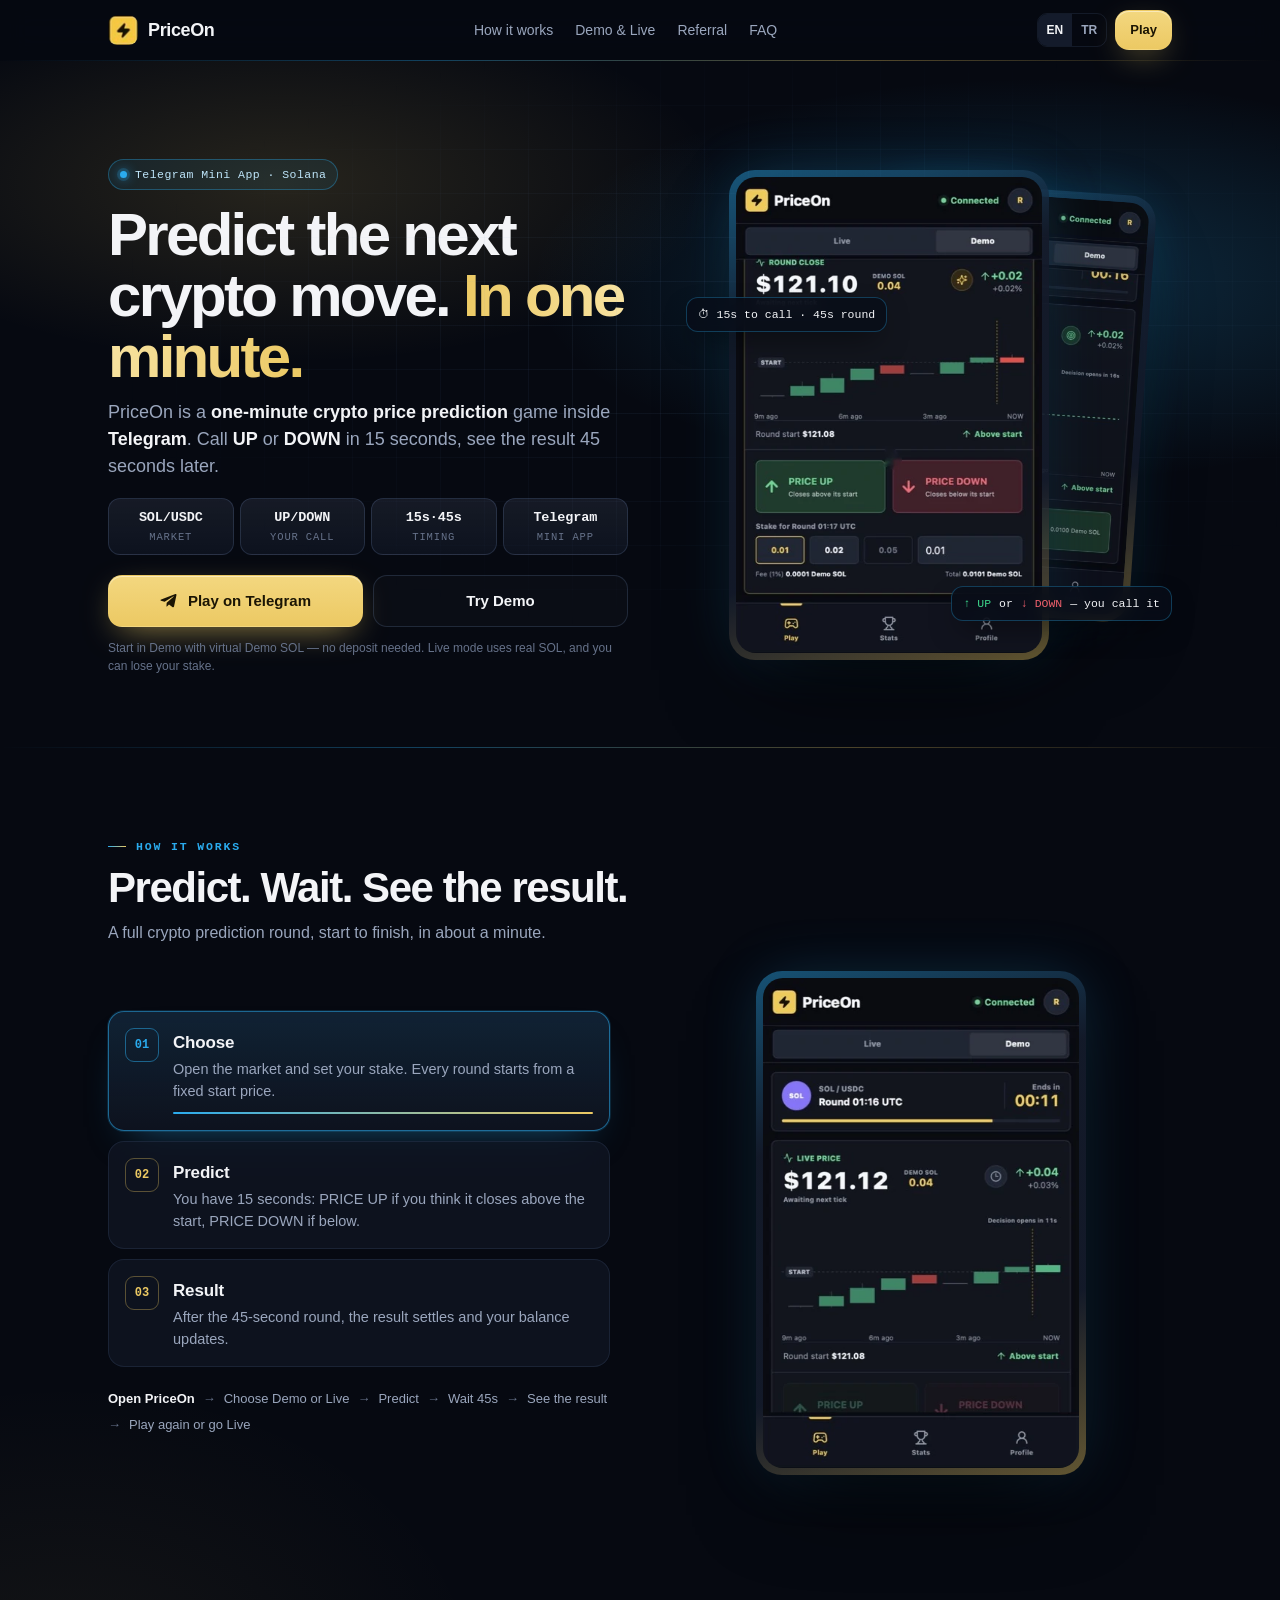
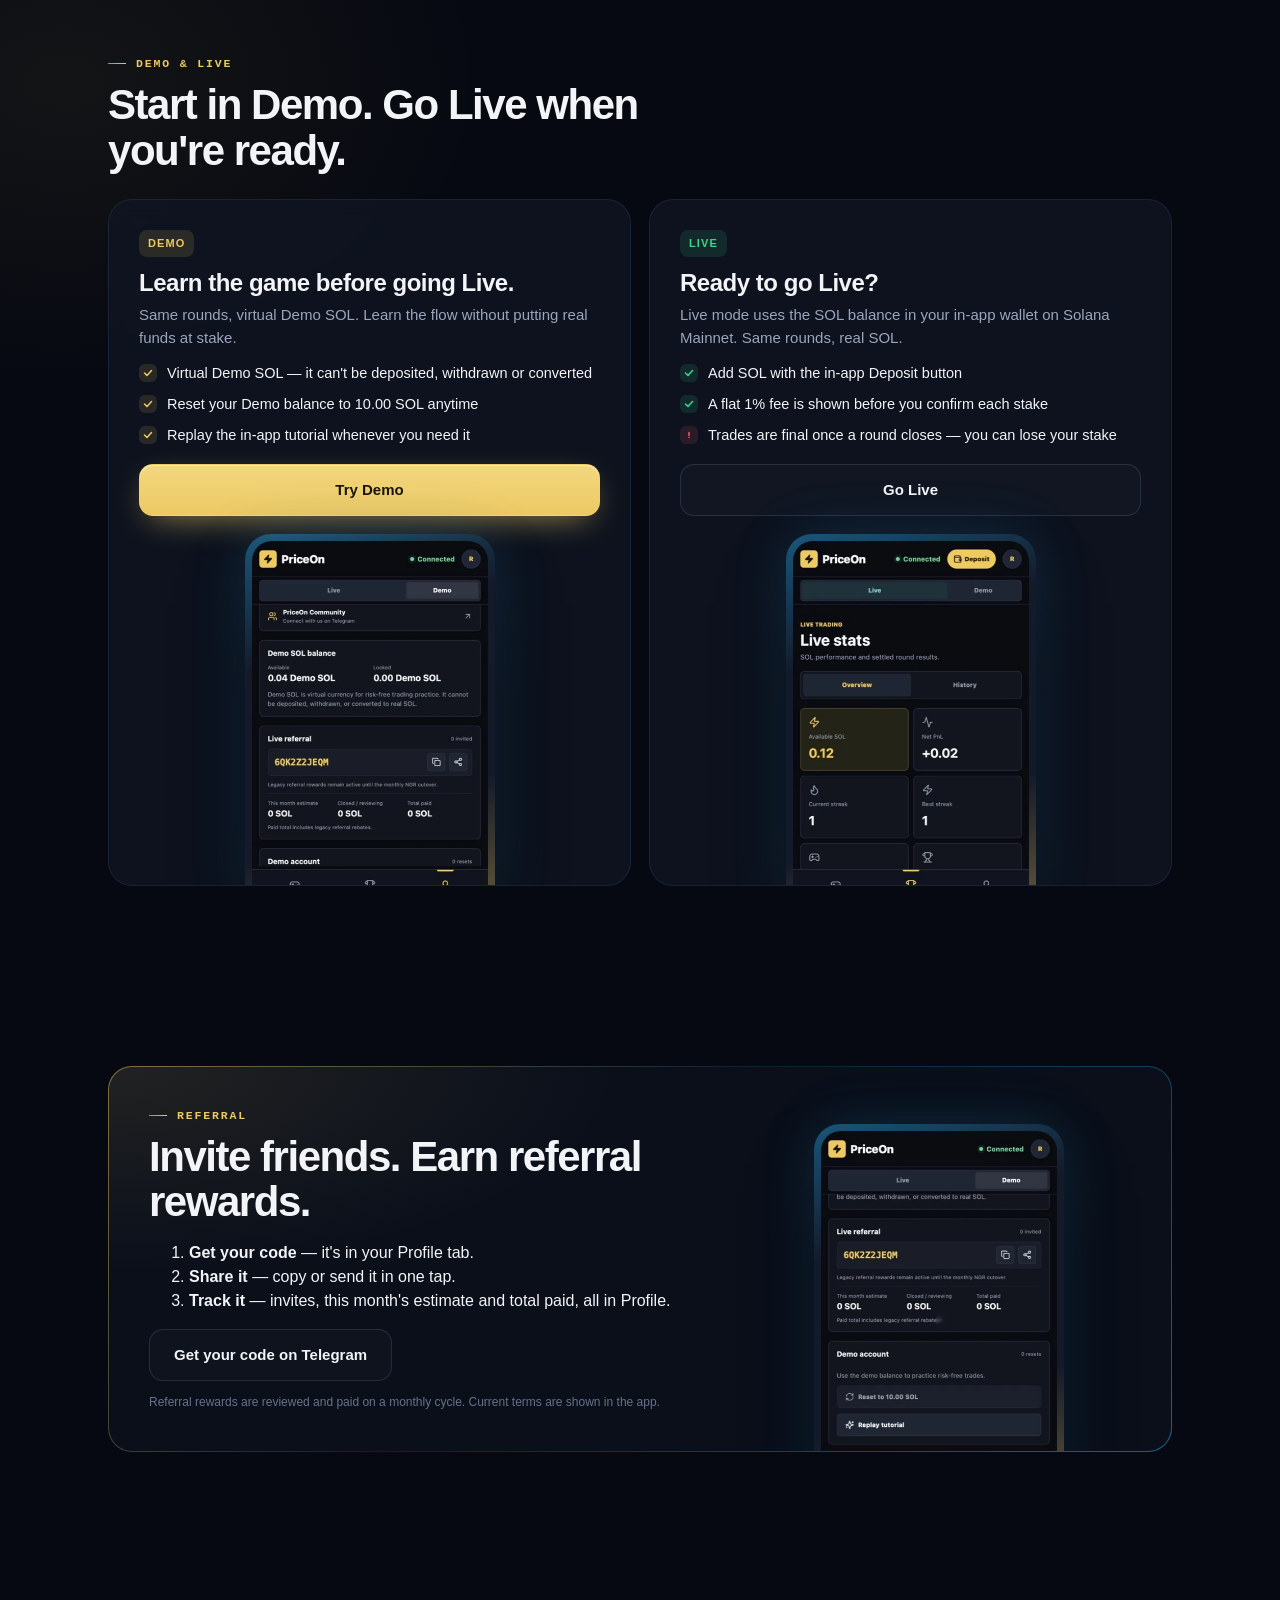
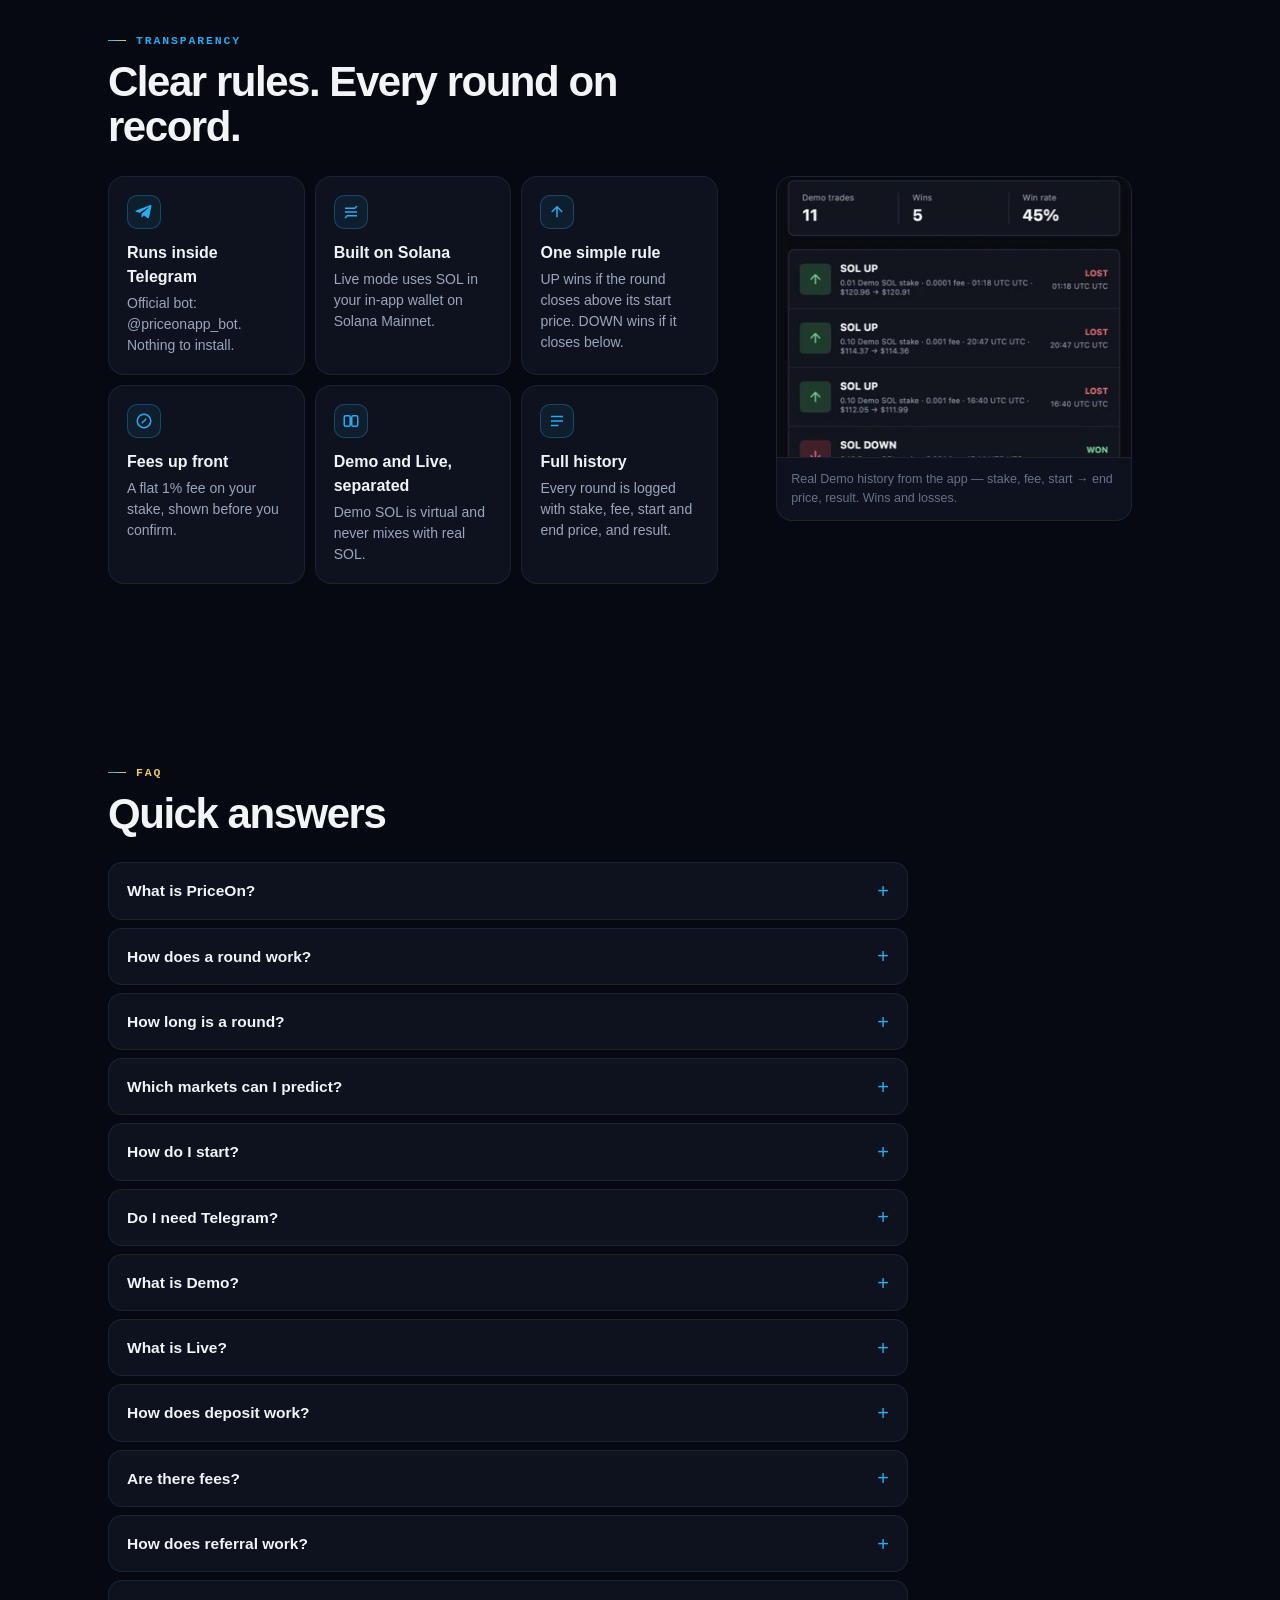
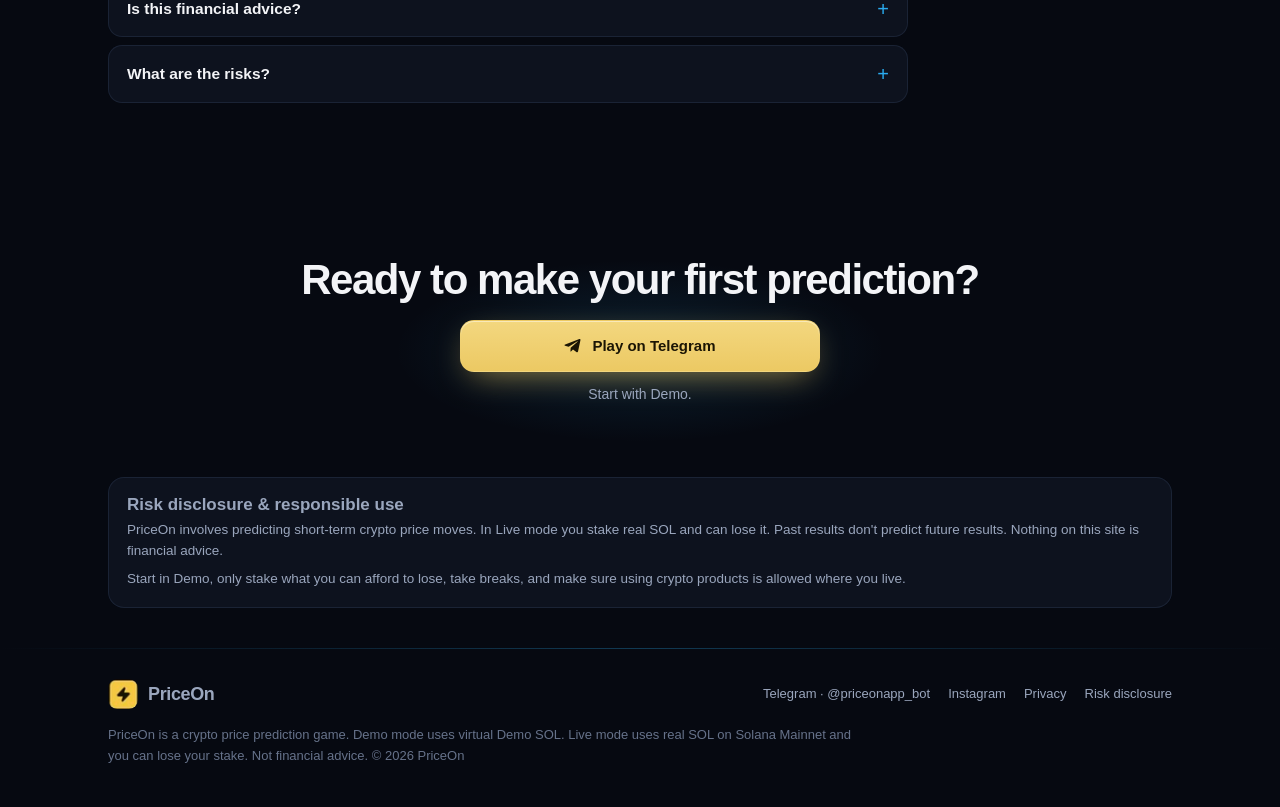
<file: index.html>
<!doctype html>
<html lang="en">
<head>
<meta charset="utf-8">
<meta name="viewport" content="width=device-width, initial-scale=1, viewport-fit=cover">
<title>PriceOn — 1-Minute Crypto Price Prediction on Telegram</title>
<meta name="description" content="Call SOL UP or DOWN in 15 seconds and see the result 45 seconds later — right inside Telegram. Start in Demo with virtual SOL, go Live when you're ready.">
<meta name="theme-color" content="#0a0b10">
<link rel="canonical" href="https://priceon.tech/">
<link rel="alternate" hreflang="en" href="https://priceon.tech/">
<link rel="alternate" hreflang="tr" href="https://priceon.tech/tr/">
<link rel="alternate" hreflang="x-default" href="https://priceon.tech/">
<link rel="icon" href="img/logo.png" type="image/png">
<link rel="apple-touch-icon" href="img/apple-touch-icon.png">
<meta property="og:type" content="website">
<meta property="og:site_name" content="PriceOn">
<meta property="og:title" content="PriceOn — 1-Minute Crypto Price Prediction on Telegram">
<meta property="og:description" content="15s to call it. 45s to settle. Inside Telegram — start in Demo.">
<meta property="og:url" content="https://priceon.tech/">
<meta property="og:image" content="https://priceon.tech/img/og.jpg">
<meta name="twitter:card" content="summary_large_image">
<link rel="preload" as="image" href="img/ui-predict.webp" type="image/webp">
<link rel="stylesheet" href="style.css">
<script type="application/ld+json">
{"@context":"https://schema.org","@graph":[
{"@type":"SoftwareApplication","name":"PriceOn","applicationCategory":"GameApplication","operatingSystem":"Telegram","url":"https://priceon.tech/","description":"A one-minute crypto price prediction Mini App inside Telegram: 15 seconds to call UP or DOWN on SOL/USDC, 45 seconds to settle. Start in Demo, go Live on Solana when ready."},
{"@type":"FAQPage","mainEntity":[
{"@type":"Question","name":"What is PriceOn?","acceptedAnswer":{"@type":"Answer","text":"PriceOn is a one-minute crypto price prediction game that runs as a Mini App inside Telegram. You predict whether the price closes above or below the round's start price."}},
{"@type":"Question","name":"How long is a round?","acceptedAnswer":{"@type":"Answer","text":"Each round runs 45 seconds after a 15-second decision window — about one minute per cycle."}},
{"@type":"Question","name":"What is Demo mode?","acceptedAnswer":{"@type":"Answer","text":"Demo mode uses virtual Demo SOL so you can learn the game. Demo SOL cannot be deposited, withdrawn or converted to real SOL, and you can reset it to 10.00 at any time."}},
{"@type":"Question","name":"What is Live mode?","acceptedAnswer":{"@type":"Answer","text":"Live mode uses the SOL balance in your in-app wallet on Solana Mainnet. Trades are final once a round closes and you can lose your stake."}}
]}]}
</script>
</head>
<body>

<header class="nav">
  <div class="wrap">
    <a class="brand" href="./" aria-label="PriceOn home"><img src="img/logo.png" alt="" width="30" height="30">PriceOn</a>
    <nav class="nav-links" aria-label="Sections">
      <a href="#how">How it works</a><a href="#modes">Demo &amp; Live</a><a href="#referral">Referral</a><a href="#faq">FAQ</a>
    </nav>
    <div class="nav-right">
      <div class="lang" aria-label="Language"><a href="./" aria-current="page">EN</a><a href="tr/" hreflang="tr">TR</a></div>
      <a class="btn btn-gold btn-sm" data-tg="nav" data-ev="nav_cta_click" href="https://t.me/priceonapp_bot">Play</a>
    </div>
  </div>
</header>

<main>
<section class="hero" aria-labelledby="h1">
  <div class="wrap">
    <div>
      <span class="kicker"><span class="dot"></span>Telegram Mini App · Solana</span>
      <h1 id="h1">Predict the next crypto move. <em>In one minute.</em></h1>
      <p class="lead">PriceOn is a <strong>one-minute crypto price prediction</strong> game inside <strong>Telegram</strong>. Call <strong>UP</strong> or <strong>DOWN</strong> in 15 seconds, see the result 45 seconds later.</p>
      <div class="facts">
        <div class="fact"><b>SOL/USDC</b><span>Market</span></div>
        <div class="fact"><b>UP/DOWN</b><span>Your call</span></div>
        <div class="fact"><b>15s·45s</b><span>Timing</span></div>
        <div class="fact"><b>Telegram</b><span>Mini App</span></div>
      </div>
      <div class="ctas">
        <a class="btn btn-gold" data-tg="hero" data-ev="hero_cta_click" href="https://t.me/priceonapp_bot"><svg class="tg" viewBox="0 0 24 24" fill="currentColor" aria-hidden="true"><path d="M21.9 4.3 18.7 19.4c-.2 1-.9 1.3-1.8.8l-4.9-3.6-2.4 2.3c-.3.3-.5.5-1 .5l.3-5 9.1-8.2c.4-.4-.1-.6-.6-.2L6.2 13l-4.8-1.5c-1-.3-1-1 .2-1.5L20.5 2.8c.9-.3 1.6.2 1.4 1.5z"/></svg>Play on Telegram</a>
        <a class="btn btn-line" data-tg="hdemo" data-ev="demo_cta_click" href="https://t.me/priceonapp_bot">Try Demo</a>
      </div>
      <p class="note">Start in Demo with virtual Demo SOL — no deposit needed. Live mode uses real SOL, and you can lose your stake.</p>
    </div>
    <div class="stage">
      <div class="screen back"><img src="img/ui-result.webp" alt="PriceOn round in progress: your UP trade tracked against the round start price" width="420" height="652" loading="lazy"></div>
      <div class="screen main"><img src="img/ui-predict.webp" alt="PriceOn app: SOL/USDC live chart with PRICE UP and PRICE DOWN buttons and stake selector" width="420" height="652" fetchpriority="high"></div>
      <div class="tag t1">⏱ 15s to call · 45s round</div>
      <div class="tag t2"><span class="t-up">↑ UP</span> or <span style="color:var(--down)">↓ DOWN</span> — you call it</div>
    </div>
  </div>
</section>

<div class="divider"></div>

<section id="how" aria-labelledby="how-h">
  <div class="wrap">
    <div class="sec-head rv" data-view="how_it_works_view">
      <p class="eyebrow">How it works</p>
      <h2 id="how-h">Predict. Wait. See the result.</h2>
      <p class="sub">A full crypto prediction round, start to finish, in about a minute.</p>
    </div>
  </div>
  <div class="wrap how">
    <div>
      <div class="steps" role="tablist">
        <button class="step" role="tab" aria-selected="true" data-img="img/ui-round.webp" data-alt="PriceOn round card: SOL/USDC, round time and countdown">
          <span class="n">01</span><span><h3>Choose</h3><p>Open the market and set your stake. Every round starts from a fixed start price.</p><span class="bar"><i></i></span></span>
        </button>
        <button class="step" role="tab" aria-selected="false" data-img="img/ui-predict.webp" data-alt="PriceOn PRICE UP and PRICE DOWN buttons">
          <span class="n">02</span><span><h3>Predict</h3><p>You have 15 seconds: PRICE UP if you think it closes above the start, PRICE DOWN if below.</p><span class="bar"><i></i></span></span>
        </button>
        <button class="step" role="tab" aria-selected="false" data-img="img/ui-result.webp" data-alt="PriceOn live round tracking your UP trade">
          <span class="n">03</span><span><h3>Result</h3><p>After the 45-second round, the result settles and your balance updates.</p><span class="bar"><i></i></span></span>
        </button>
      </div>
      <ol class="flow" aria-label="Full flow">
        <li><b>Open PriceOn</b></li><li>Choose Demo or Live</li><li>Predict</li><li>Wait 45s</li><li>See the result</li><li>Play again or go Live</li>
      </ol>
    </div>
    <div class="viewer rv">
      <div class="screen"><img id="step-shot" src="img/ui-round.webp" alt="PriceOn round card: SOL/USDC, round time and countdown" width="420" height="652" loading="lazy"></div>
    </div>
  </div>
</section>

<section id="modes" aria-labelledby="modes-h">
  <div class="wrap">
    <div class="sec-head rv">
      <p class="eyebrow">Demo &amp; Live</p>
      <h2 id="modes-h">Start in Demo. Go Live when you're ready.</h2>
    </div>
    <div class="modes">
      <article class="mode demo rv" data-view="demo_section_view">
        <div>
          <span class="badge">Demo</span>
          <h3>Learn the game before going Live.</h3>
          <p>Same rounds, virtual Demo SOL. Learn the flow without putting real funds at stake.</p>
          <ul class="ticks">
            <li>Virtual Demo SOL — it can't be deposited, withdrawn or converted</li>
            <li>Reset your Demo balance to 10.00 SOL anytime</li>
            <li>Replay the in-app tutorial whenever you need it</li>
          </ul>
          <a class="btn btn-gold" data-tg="demo" data-ev="demo_cta_click" href="https://t.me/priceonapp_bot">Try Demo</a>
        </div>
        <div class="shot"><div class="screen"><img src="img/ui-demo.webp" alt="PriceOn Profile: Demo SOL balance and referral panel" width="420" height="652" loading="lazy"></div></div>
      </article>
      <article class="mode live rv" data-view="live_section_view">
        <div>
          <span class="badge">Live</span>
          <h3>Ready to go Live?</h3>
          <p>Live mode uses the SOL balance in your in-app wallet on Solana Mainnet. Same rounds, real SOL.</p>
          <ul class="ticks">
            <li>Add SOL with the in-app Deposit button</li>
            <li>A flat 1% fee is shown before you confirm each stake</li>
            <li class="warn">Trades are final once a round closes — you can lose your stake</li>
          </ul>
          <a class="btn btn-line" data-tg="live" data-ev="live_cta_click" href="https://t.me/priceonapp_bot">Go Live</a>
        </div>
        <div class="shot"><div class="screen"><img src="img/ui-live.webp" alt="PriceOn Live stats: available SOL, net PnL and streaks" width="420" height="652" loading="lazy"></div></div>
      </article>
    </div>
  </div>
</section>

<section id="referral" aria-labelledby="ref-h">
  <div class="wrap">
    <div class="ref rv" data-view="referral_section_view">
      <div>
        <p class="eyebrow">Referral</p>
        <h2 id="ref-h">Invite friends. Earn referral rewards.</h2>
        <ol>
          <li><span><b style="color:var(--text)">Get your code</b> — it's in your Profile tab.</span></li>
          <li><span><b style="color:var(--text)">Share it</b> — copy or send it in one tap.</span></li>
          <li><span><b style="color:var(--text)">Track it</b> — invites, this month's estimate and total paid, all in Profile.</span></li>
        </ol>
        <a class="btn btn-line" data-tg="ref" data-ev="referral_cta_click" href="https://t.me/priceonapp_bot">Get your code on Telegram</a>
        <p class="fine">Referral rewards are reviewed and paid on a monthly cycle. Current terms are shown in the app.</p>
      </div>
      <div class="shot"><div class="screen"><img src="img/ui-referral.webp" alt="PriceOn Live referral panel with personal code, monthly estimate and total paid" width="420" height="652" loading="lazy"></div></div>
    </div>
  </div>
</section>

<section id="trust" aria-labelledby="trust-h">
  <div class="wrap">
    <div class="sec-head rv">
      <p class="eyebrow">Transparency</p>
      <h2 id="trust-h">Clear rules. Every round on record.</h2>
    </div>
    <div class="trust-wrap">
      <div class="trust">
        <div class="tcard rv"><div class="ic"><svg viewBox="0 0 24 24" fill="currentColor"><path d="M21.9 4.3 18.7 19.4c-.2 1-.9 1.3-1.8.8l-4.9-3.6-2.4 2.3c-.3.3-.5.5-1 .5l.3-5 9.1-8.2c.4-.4-.1-.6-.6-.2L6.2 13l-4.8-1.5c-1-.3-1-1 .2-1.5L20.5 2.8c.9-.3 1.6.2 1.4 1.5z"/></svg></div><h3>Runs inside Telegram</h3><p>Official bot: @priceonapp_bot. Nothing to install.</p></div>
        <div class="tcard rv"><div class="ic"><svg viewBox="0 0 24 24" fill="none" stroke="currentColor" stroke-width="2"><path d="M4 7h13l3-3M20 17H7l-3 3M4 12h16"/></svg></div><h3>Built on Solana</h3><p>Live mode uses SOL in your in-app wallet on Solana Mainnet.</p></div>
        <div class="tcard rv"><div class="ic"><svg viewBox="0 0 24 24" fill="none" stroke="currentColor" stroke-width="2"><path d="M12 19V5M5 12l7-7 7 7"/></svg></div><h3>One simple rule</h3><p>UP wins if the round closes above its start price. DOWN wins if it closes below.</p></div>
        <div class="tcard rv"><div class="ic"><svg viewBox="0 0 24 24" fill="none" stroke="currentColor" stroke-width="2"><circle cx="12" cy="12" r="9"/><path d="M9 15l6-6M9.5 9.5h.01M14.5 14.5h.01"/></svg></div><h3>Fees up front</h3><p>A flat 1% fee on your stake, shown before you confirm.</p></div>
        <div class="tcard rv"><div class="ic"><svg viewBox="0 0 24 24" fill="none" stroke="currentColor" stroke-width="2"><rect x="3" y="5" width="8" height="14" rx="2"/><rect x="13" y="5" width="8" height="14" rx="2"/></svg></div><h3>Demo and Live, separated</h3><p>Demo SOL is virtual and never mixes with real SOL.</p></div>
        <div class="tcard rv"><div class="ic"><svg viewBox="0 0 24 24" fill="none" stroke="currentColor" stroke-width="2"><path d="M4 6h16M4 12h16M4 18h10"/></svg></div><h3>Full history</h3><p>Every round is logged with stake, fee, start and end price, and result.</p></div>
      </div>
      <figure class="ledger rv">
        <img src="img/ui-history.webp" alt="PriceOn trade history showing stake, fee, start and end price, and WON or LOST result" width="420" height="333" loading="lazy">
        <figcaption>Real Demo history from the app — stake, fee, start → end price, result. Wins and losses.</figcaption>
      </figure>
    </div>
  </div>
</section>

<section id="faq" aria-labelledby="faq-h">
  <div class="wrap">
    <div class="sec-head rv">
      <p class="eyebrow">FAQ</p>
      <h2 id="faq-h">Quick answers</h2>
    </div>
    <div class="faq">
      <details data-q="what"><summary>What is PriceOn?</summary><p>A one-minute crypto price prediction game that runs as a Mini App inside Telegram.</p></details>
      <details data-q="round"><summary>How does a round work?</summary><p>Each round has a start price. You choose your stake and tap PRICE UP or PRICE DOWN during the 15-second decision window. When the 45-second round ends, UP wins if the price closed above the start, DOWN wins if it closed below.</p></details>
      <details data-q="length"><summary>How long is a round?</summary><p>45 seconds, after a 15-second decision window — about one minute per cycle.</p></details>
      <details data-q="assets"><summary>Which markets can I predict?</summary><p>Currently SOL/USDC. Available markets are always shown in the app.</p></details>
      <details data-q="start"><summary>How do I start?</summary><p>Tap “Play on Telegram”. PriceOn opens inside Telegram — choose Demo and make your first prediction.</p></details>
      <details data-q="telegram"><summary>Do I need Telegram?</summary><p>Yes. PriceOn runs only as a Telegram Mini App — no separate download or account.</p></details>
      <details data-q="demo"><summary>What is Demo?</summary><p>Practice mode with virtual Demo SOL. It can't be deposited, withdrawn or converted to real SOL, and you can reset it to 10.00 at any time.</p></details>
      <details data-q="live"><summary>What is Live?</summary><p>Live mode uses the SOL balance in your in-app wallet on Solana Mainnet. Trades are final after each round.</p></details>
      <details data-q="deposit"><summary>How does deposit work?</summary><p>Switch to Live and use the Deposit button to add SOL to your in-app wallet.</p></details>
      <details data-q="fees"><summary>Are there fees?</summary><p>Yes — a flat 1% of your stake per prediction. It's shown before you confirm.</p></details>
      <details data-q="referral"><summary>How does referral work?</summary><p>Share your personal code from the Profile tab. Invites, your monthly estimate and total paid are tracked there. Rewards are paid on a monthly cycle under the terms shown in the app.</p></details>
      <details data-q="advice"><summary>Is this financial advice?</summary><p>No. PriceOn is a prediction game. Nothing here is investment or financial advice.</p></details>
      <details data-q="risk"><summary>What are the risks?</summary><p>In Live mode you stake real SOL and can lose it. Short-term price moves are unpredictable. Start in Demo and only stake what you can afford to lose.</p></details>
    </div>
  </div>
</section>

<section class="final" aria-labelledby="final-h">
  <div class="wrap">
    <h2 id="final-h">Ready to make your first prediction?</h2>
    <a class="btn btn-gold" data-tg="final" data-ev="final_cta_click" href="https://t.me/priceonapp_bot"><svg class="tg" viewBox="0 0 24 24" fill="currentColor" aria-hidden="true"><path d="M21.9 4.3 18.7 19.4c-.2 1-.9 1.3-1.8.8l-4.9-3.6-2.4 2.3c-.3.3-.5.5-1 .5l.3-5 9.1-8.2c.4-.4-.1-.6-.6-.2L6.2 13l-4.8-1.5c-1-.3-1-1 .2-1.5L20.5 2.8c.9-.3 1.6.2 1.4 1.5z"/></svg>Play on Telegram</a>
    <p class="sub">Start with Demo.</p>
  </div>
</section>

<div class="wrap" style="padding-bottom:40px">
  <aside class="risk" id="risk" aria-labelledby="risk-h">
    <h2 id="risk-h">Risk disclosure &amp; responsible use</h2>
    <p>PriceOn involves predicting short-term crypto price moves. In Live mode you stake real SOL and can lose it. Past results don't predict future results. Nothing on this site is financial advice.</p>
    <p>Start in Demo, only stake what you can afford to lose, take breaks, and make sure using crypto products is allowed where you live.</p>
  </aside>
</div>
</main>

<footer>
  <div class="wrap">
    <div class="row">
      <a class="brand" href="./"><img src="img/logo.png" alt="" width="30" height="30" loading="lazy">PriceOn</a>
      <nav aria-label="Footer">
        <a data-tg="foot" href="https://t.me/priceonapp_bot">Telegram · @priceonapp_bot</a>
        <a href="https://instagram.com/priceon_app" rel="noopener">Instagram</a>
        <a data-link="community" hidden>Community</a>
        <a data-link="x" hidden>X</a>
        <a data-link="terms" hidden>Terms</a>
        <a data-link="privacy" hidden>Privacy</a>
        <a href="#risk">Risk disclosure</a>
      </nav>
    </div>
    <p class="legal">PriceOn is a crypto price prediction game. Demo mode uses virtual Demo SOL. Live mode uses real SOL on Solana Mainnet and you can lose your stake. Not financial advice. © 2026 PriceOn</p>
  </div>
</footer>

<div class="sticky" aria-hidden="false">
  <a class="btn btn-gold" data-tg="sticky" data-ev="sticky_cta_click" href="https://t.me/priceonapp_bot"><svg class="tg" viewBox="0 0 24 24" fill="currentColor" aria-hidden="true"><path d="M21.9 4.3 18.7 19.4c-.2 1-.9 1.3-1.8.8l-4.9-3.6-2.4 2.3c-.3.3-.5.5-1 .5l.3-5 9.1-8.2c.4-.4-.1-.6-.6-.2L6.2 13l-4.8-1.5c-1-.3-1-1 .2-1.5L20.5 2.8c.9-.3 1.6.2 1.4 1.5z"/></svg>Play on Telegram</a>
</div>

<script src="site.js" defer></script>
</body>
</html>
</file>
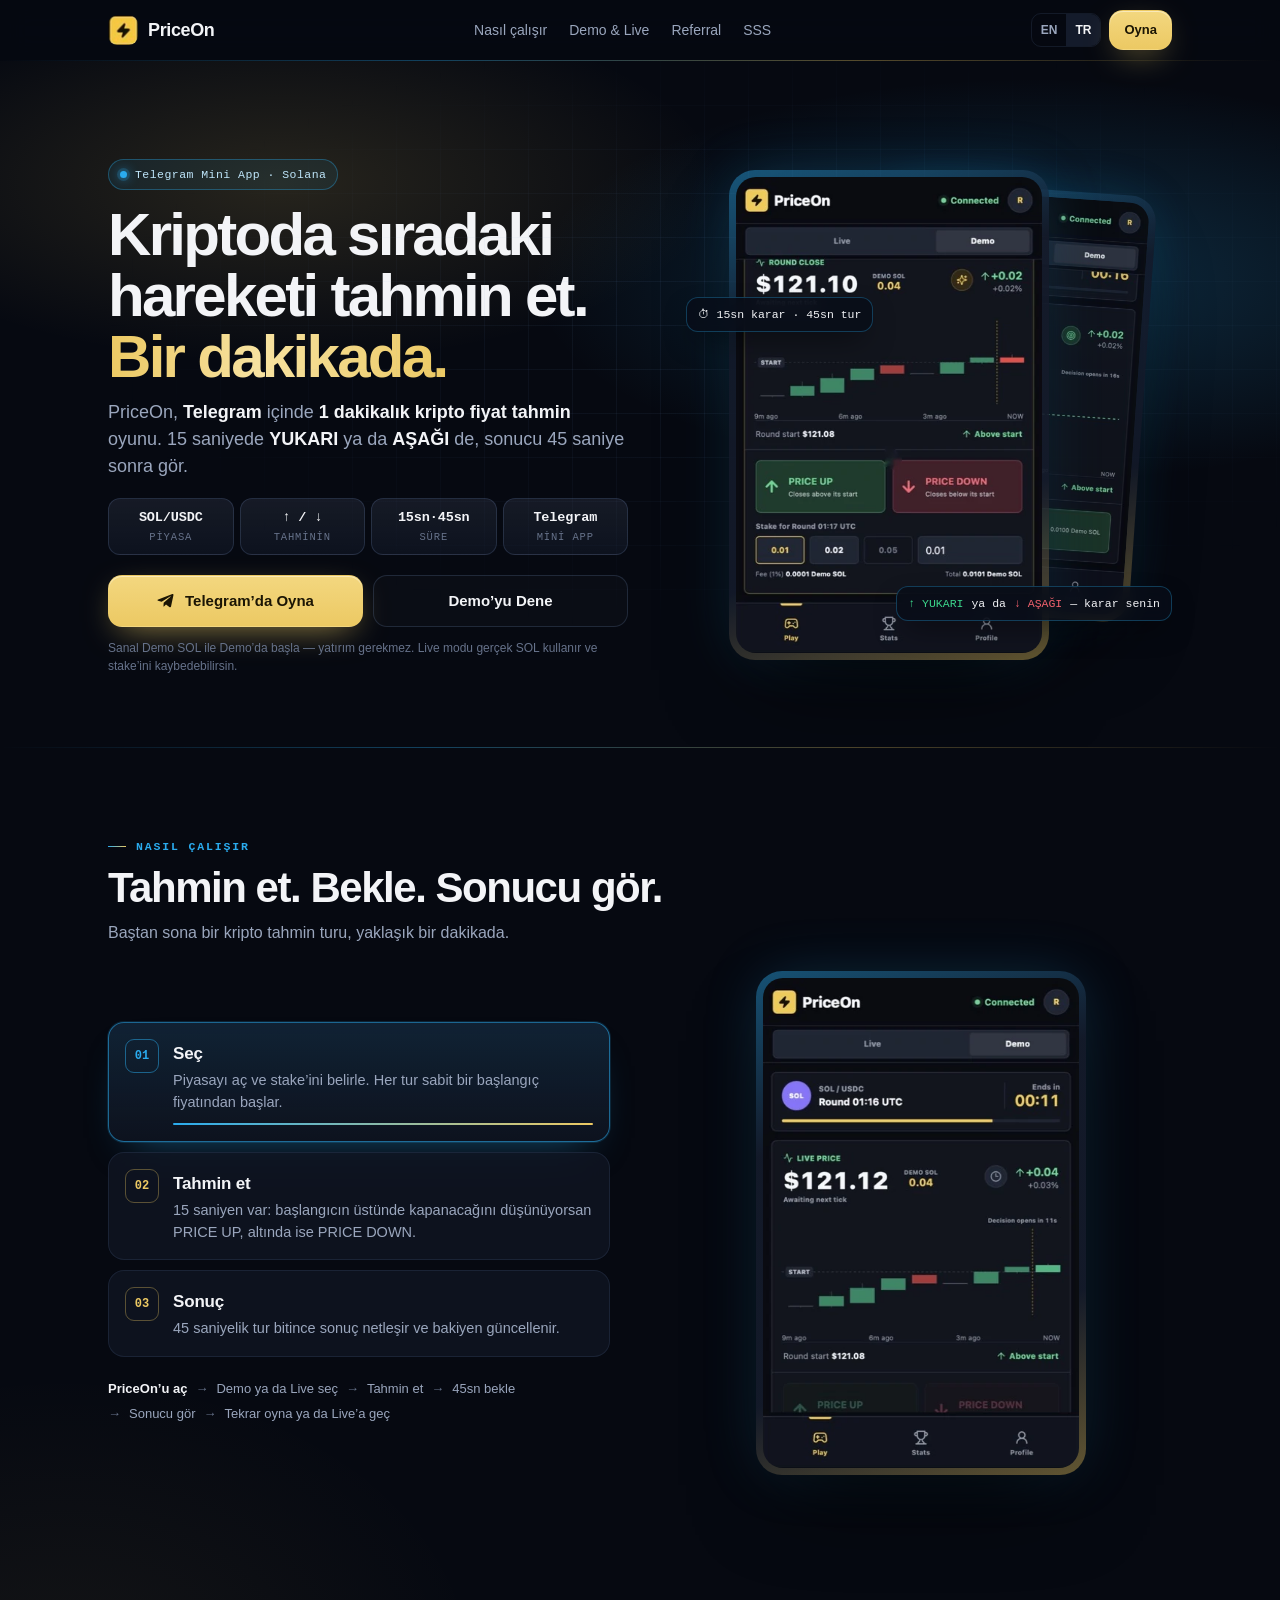
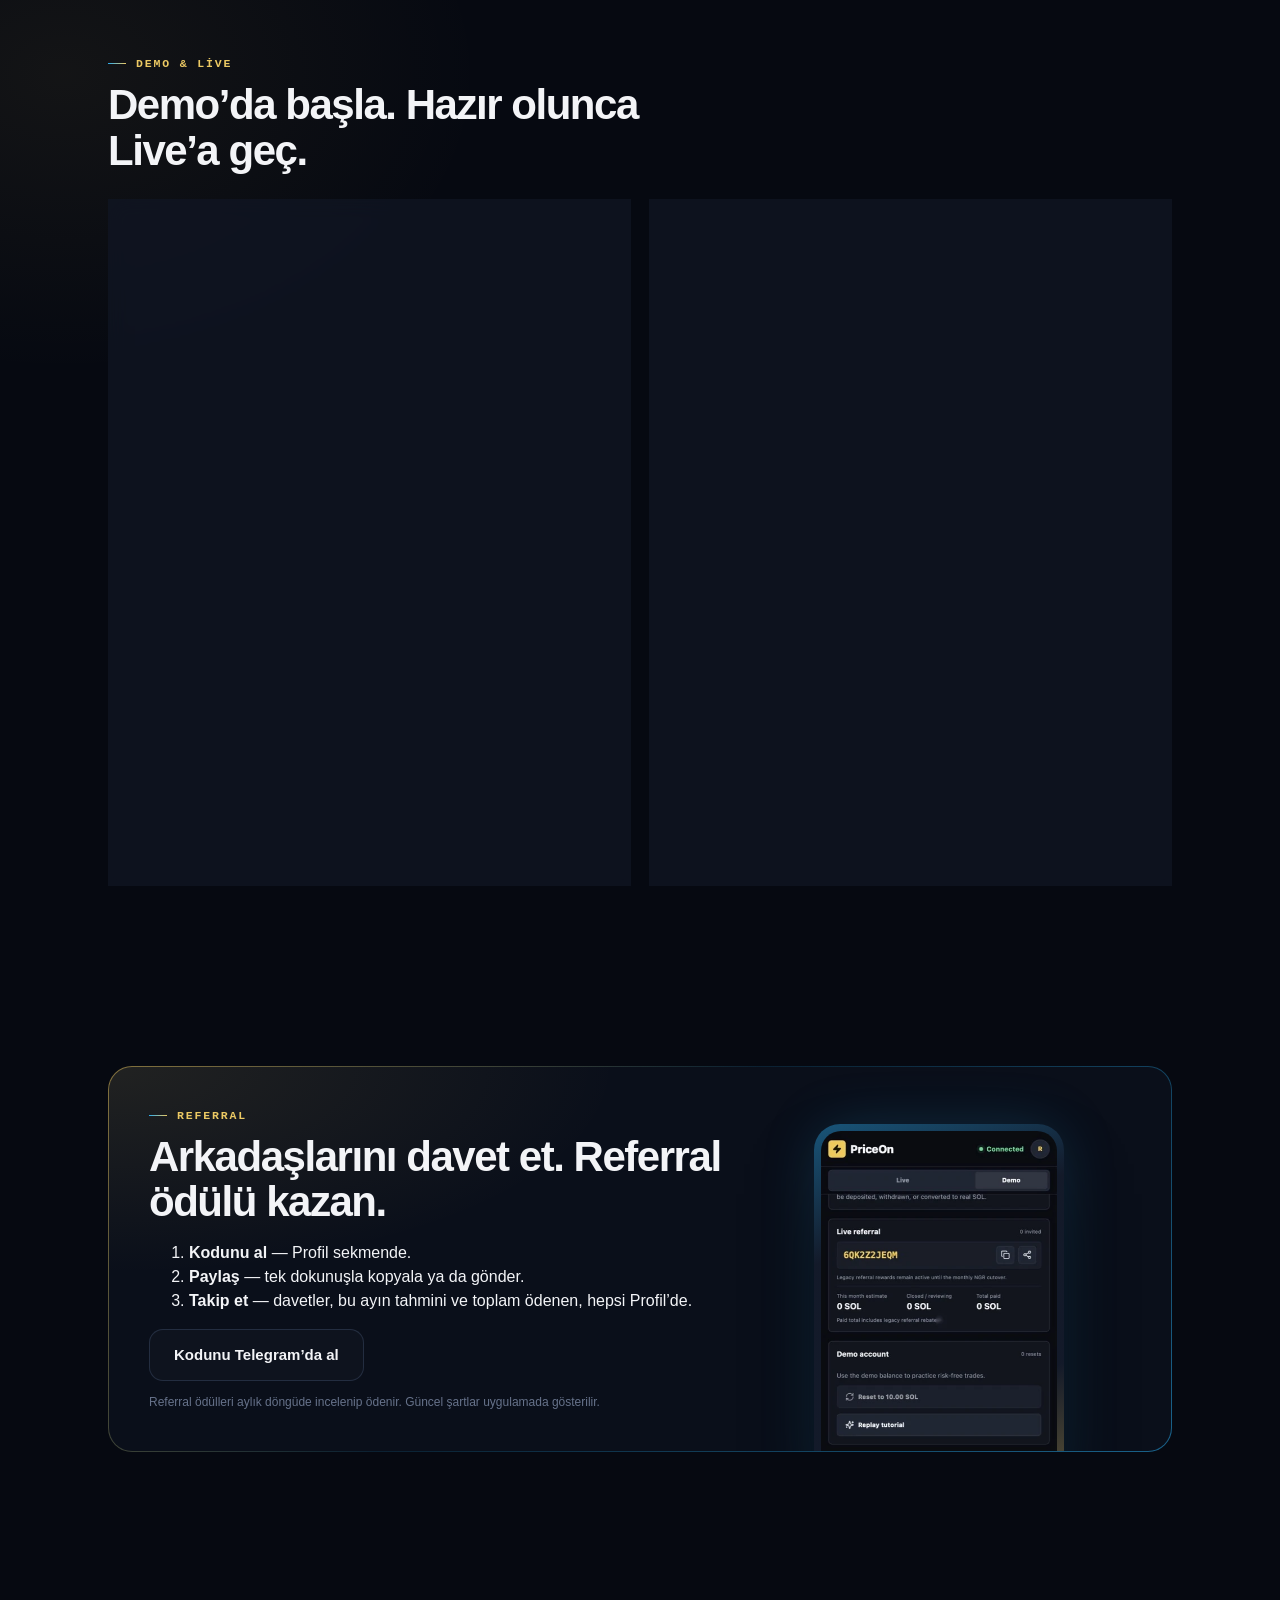
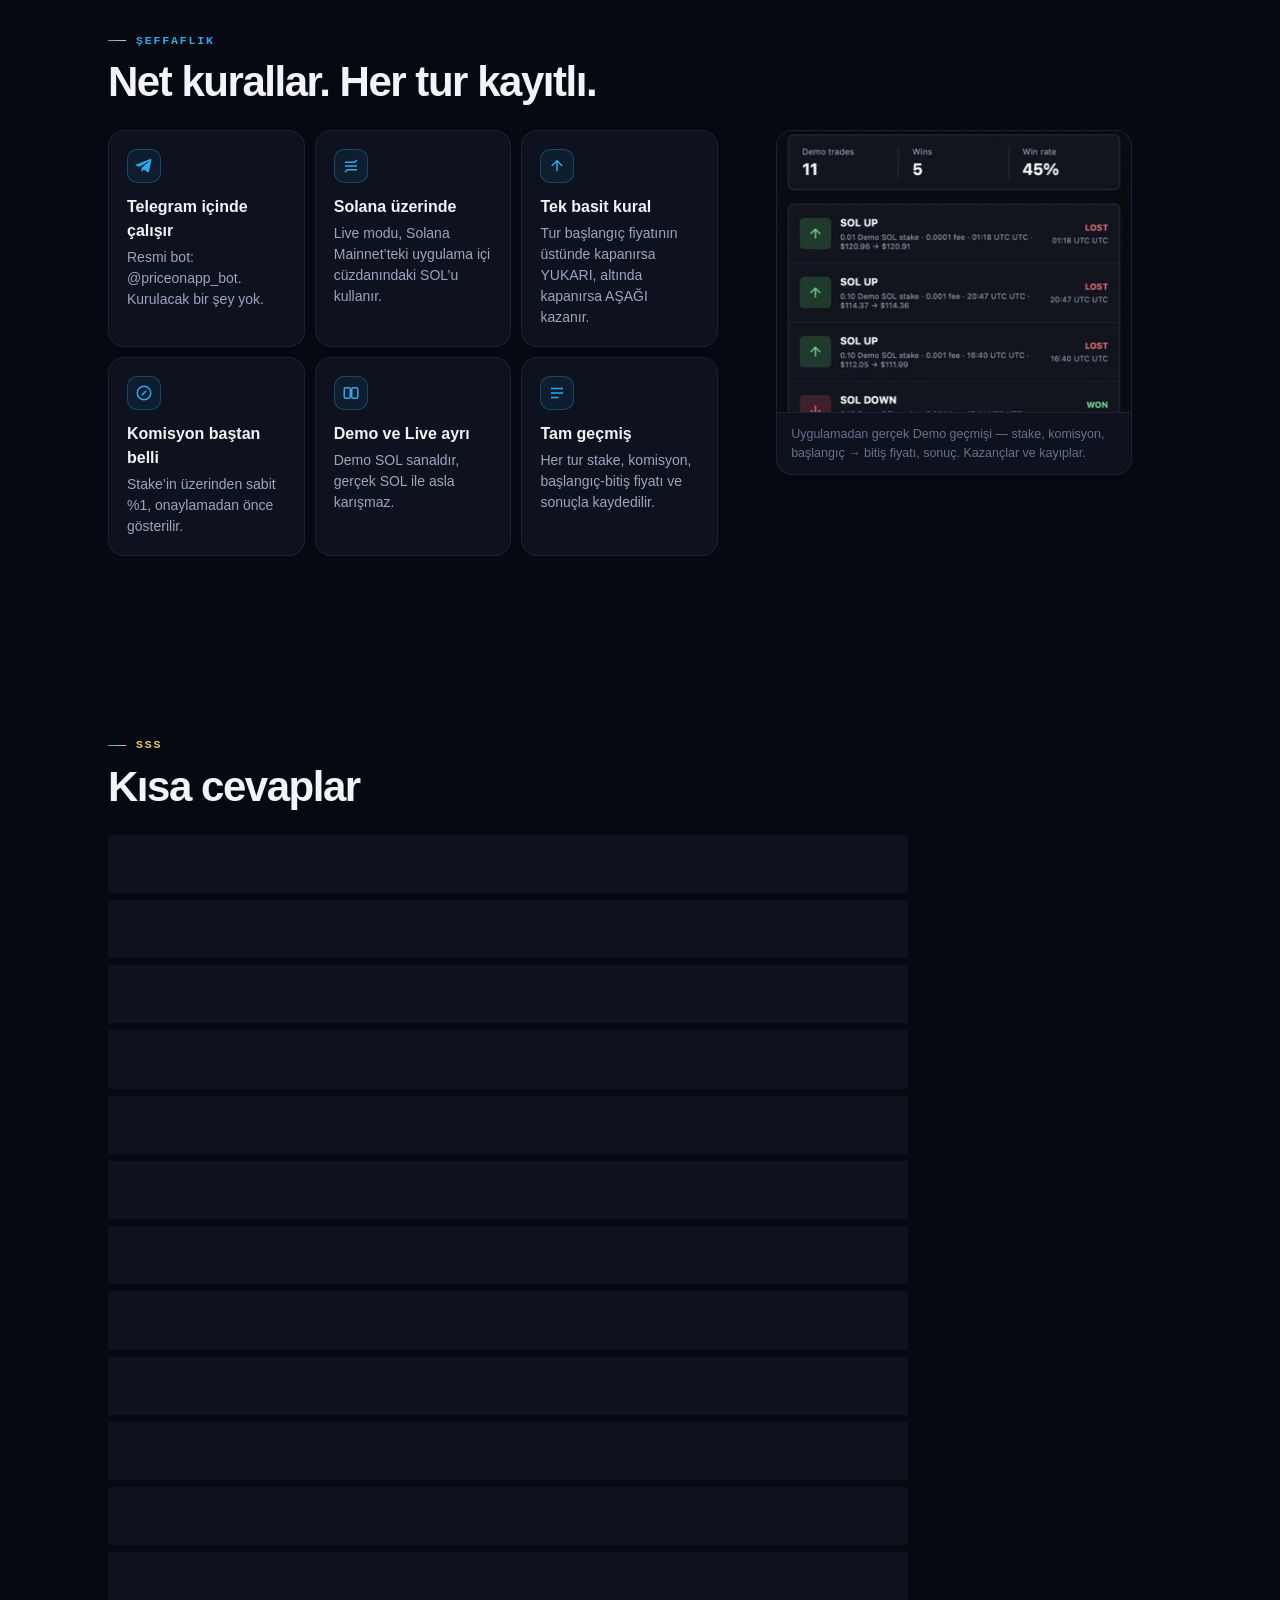
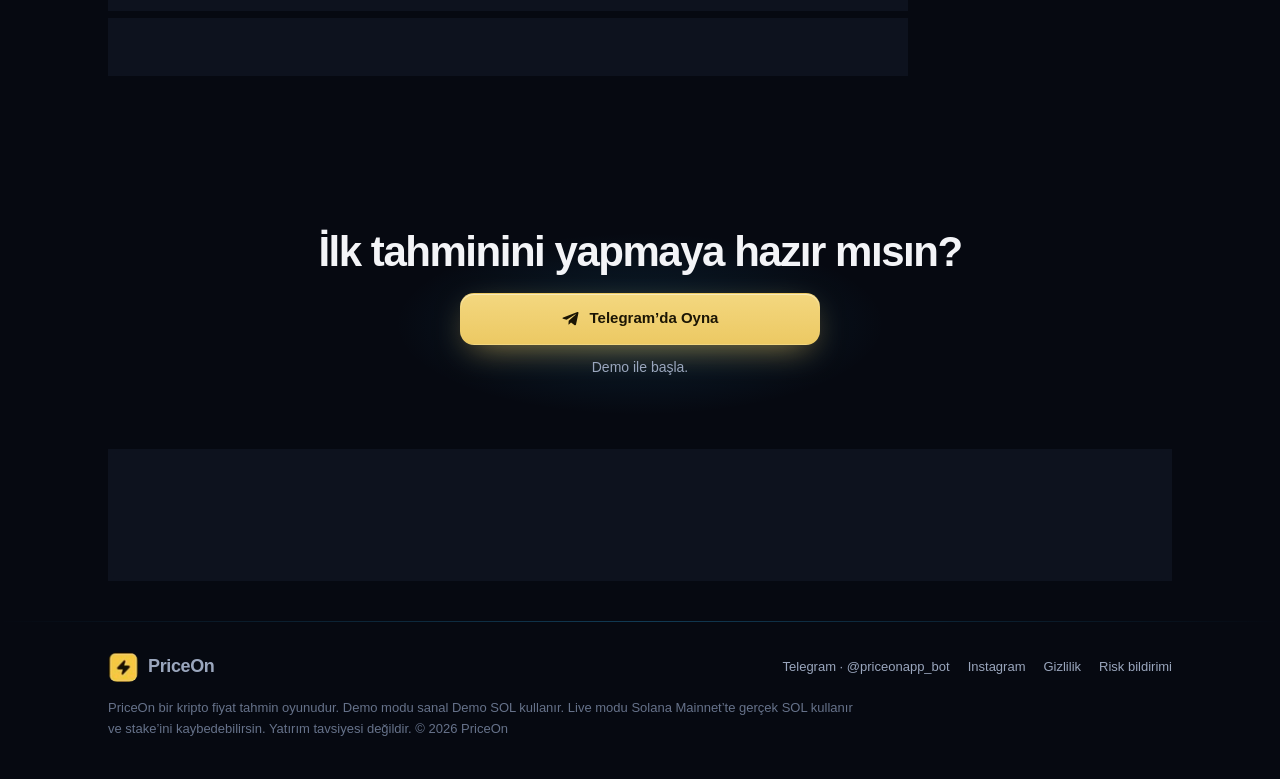
<file: tr/index.html>
<!doctype html>
<html lang="tr">
<head>
<meta charset="utf-8">
<meta name="viewport" content="width=device-width, initial-scale=1, viewport-fit=cover">
<title>PriceOn — Telegram’da 1 Dakikalık Kripto Fiyat Tahmin Oyunu</title>
<meta name="description" content="SOL için 15 saniyede YUKARI ya da AŞAĞI de, sonucu 45 saniye sonra gör — doğrudan Telegram içinde. Sanal SOL ile Demo modunda başla, hazır olunca Live’a geç.">
<meta name="theme-color" content="#0a0b10">
<link rel="canonical" href="https://priceon.tech/tr/">
<link rel="alternate" hreflang="en" href="https://priceon.tech/">
<link rel="alternate" hreflang="tr" href="https://priceon.tech/tr/">
<link rel="alternate" hreflang="x-default" href="https://priceon.tech/">
<link rel="icon" href="../img/logo.png" type="image/png">
<link rel="apple-touch-icon" href="../img/apple-touch-icon.png">
<meta property="og:type" content="website">
<meta property="og:site_name" content="PriceOn">
<meta property="og:title" content="PriceOn — Telegram’da 1 Dakikalık Kripto Fiyat Tahmini">
<meta property="og:description" content="15 saniyede karar ver, 45 saniyede sonuç. Telegram içinde, Demo ile başla.">
<meta property="og:url" content="https://priceon.tech/tr/">
<meta property="og:image" content="https://priceon.tech/img/og.jpg">
<meta name="twitter:card" content="summary_large_image">
<link rel="preload" as="image" href="../img/ui-predict.webp" type="image/webp">
<link rel="stylesheet" href="../style.css">
<script type="application/ld+json">
{"@context":"https://schema.org","@graph":[
{"@type":"SoftwareApplication","name":"PriceOn","applicationCategory":"GameApplication","operatingSystem":"Telegram","url":"https://priceon.tech/tr/","description":"Telegram içinde çalışan 1 dakikalık kripto fiyat tahmin Mini App’i. SOL/USDC için 15 saniyede YUKARI veya AŞAĞI de, 45 saniyede sonuç; Demo ile başla, hazır olunca Solana’da Live’a geç."},
{"@type":"FAQPage","mainEntity":[
{"@type":"Question","name":"PriceOn nedir?","acceptedAnswer":{"@type":"Answer","text":"PriceOn, Telegram içinde Mini App olarak çalışan 1 dakikalık bir kripto fiyat tahmin oyunudur. Fiyatın turun başlangıç fiyatının üstünde mi altında mı kapanacağını tahmin edersin."}},
{"@type":"Question","name":"Bir tur ne kadar sürer?","acceptedAnswer":{"@type":"Answer","text":"15 saniyelik karar süresinin ardından tur 45 saniye sürer — toplamda yaklaşık bir dakika."}},
{"@type":"Question","name":"Demo modu nedir?","acceptedAnswer":{"@type":"Answer","text":"Demo modu oyunu öğrenmen için sanal Demo SOL kullanır. Demo SOL yatırılamaz, çekilemez, gerçek SOL’a çevrilemez; istediğin an 10.00’a sıfırlayabilirsin."}},
{"@type":"Question","name":"Live modu nedir?","acceptedAnswer":{"@type":"Answer","text":"Live modu, Solana Mainnet’teki uygulama içi cüzdanındaki SOL bakiyesini kullanır. Tur kapandığında işlem kesinleşir ve stake’ini kaybedebilirsin."}}
]}]}
</script>
</head>
<body>

<header class="nav">
  <div class="wrap">
    <a class="brand" href="./" aria-label="PriceOn ana sayfa"><img src="../img/logo.png" alt="" width="30" height="30">PriceOn</a>
    <nav class="nav-links" aria-label="Sections">
      <a href="#how">Nasıl çalışır</a><a href="#modes">Demo &amp; Live</a><a href="#referral">Referral</a><a href="#faq">SSS</a>
    </nav>
    <div class="nav-right">
      <div class="lang" aria-label="Dil"><a href="../" hreflang="en">EN</a><a href="./" aria-current="page">TR</a></div>
      <a class="btn btn-gold btn-sm" data-tg="nav" data-ev="nav_cta_click" href="https://t.me/priceonapp_bot">Oyna</a>
    </div>
  </div>
</header>

<main>
<section class="hero" aria-labelledby="h1">
  <div class="wrap">
    <div>
      <span class="kicker"><span class="dot"></span>Telegram Mini App · Solana</span>
      <h1 id="h1">Kriptoda sıradaki hareketi tahmin et. <em>Bir dakikada.</em></h1>
      <p class="lead">PriceOn, <strong>Telegram</strong> içinde <strong>1 dakikalık kripto fiyat tahmin</strong> oyunu. 15 saniyede <strong>YUKARI</strong> ya da <strong>AŞAĞI</strong> de, sonucu 45 saniye sonra gör.</p>
      <div class="facts">
        <div class="fact"><b>SOL/USDC</b><span>Piyasa</span></div>
        <div class="fact"><b>↑ / ↓</b><span>Tahminin</span></div>
        <div class="fact"><b>15sn·45sn</b><span>Süre</span></div>
        <div class="fact"><b>Telegram</b><span>Mini App</span></div>
      </div>
      <div class="ctas">
        <a class="btn btn-gold" data-tg="hero" data-ev="hero_cta_click" href="https://t.me/priceonapp_bot"><svg class="tg" viewBox="0 0 24 24" fill="currentColor" aria-hidden="true"><path d="M21.9 4.3 18.7 19.4c-.2 1-.9 1.3-1.8.8l-4.9-3.6-2.4 2.3c-.3.3-.5.5-1 .5l.3-5 9.1-8.2c.4-.4-.1-.6-.6-.2L6.2 13l-4.8-1.5c-1-.3-1-1 .2-1.5L20.5 2.8c.9-.3 1.6.2 1.4 1.5z"/></svg>Telegram’da Oyna</a>
        <a class="btn btn-line" data-tg="hdemo" data-ev="demo_cta_click" href="https://t.me/priceonapp_bot">Demo’yu Dene</a>
      </div>
      <p class="note">Sanal Demo SOL ile Demo’da başla — yatırım gerekmez. Live modu gerçek SOL kullanır ve stake’ini kaybedebilirsin.</p>
    </div>
    <div class="stage">
      <div class="screen back"><img src="../img/ui-result.webp" alt="PriceOn devam eden tur: YUKARI tahminin başlangıç fiyatına göre takip ediliyor" width="420" height="652" loading="lazy"></div>
      <div class="screen main"><img src="../img/ui-predict.webp" alt="PriceOn uygulaması: SOL/USDC canlı grafik, PRICE UP ve PRICE DOWN butonları ve stake seçimi" width="420" height="652" fetchpriority="high"></div>
      <div class="tag t1">⏱ 15sn karar · 45sn tur</div>
      <div class="tag t2"><span class="t-up">↑ YUKARI</span> ya da <span style="color:var(--down)">↓ AŞAĞI</span> — karar senin</div>
    </div>
  </div>
</section>

<div class="divider"></div>

<section id="how" aria-labelledby="how-h">
  <div class="wrap">
    <div class="sec-head rv" data-view="how_it_works_view">
      <p class="eyebrow">Nasıl çalışır</p>
      <h2 id="how-h">Tahmin et. Bekle. Sonucu gör.</h2>
      <p class="sub">Baştan sona bir kripto tahmin turu, yaklaşık bir dakikada.</p>
    </div>
  </div>
  <div class="wrap how">
    <div>
      <div class="steps" role="tablist">
        <button class="step" role="tab" aria-selected="true" data-img="../img/ui-round.webp" data-alt="PriceOn tur kartı: SOL/USDC, tur saati ve geri sayım">
          <span class="n">01</span><span><h3>Seç</h3><p>Piyasayı aç ve stake’ini belirle. Her tur sabit bir başlangıç fiyatından başlar.</p><span class="bar"><i></i></span></span>
        </button>
        <button class="step" role="tab" aria-selected="false" data-img="../img/ui-predict.webp" data-alt="PriceOn PRICE UP ve PRICE DOWN butonları">
          <span class="n">02</span><span><h3>Tahmin et</h3><p>15 saniyen var: başlangıcın üstünde kapanacağını düşünüyorsan PRICE UP, altında ise PRICE DOWN.</p><span class="bar"><i></i></span></span>
        </button>
        <button class="step" role="tab" aria-selected="false" data-img="../img/ui-result.webp" data-alt="PriceOn canlı tur: YUKARI tahminin takip ediliyor">
          <span class="n">03</span><span><h3>Sonuç</h3><p>45 saniyelik tur bitince sonuç netleşir ve bakiyen güncellenir.</p><span class="bar"><i></i></span></span>
        </button>
      </div>
      <ol class="flow" aria-label="Tüm akış">
        <li><b>PriceOn’u aç</b></li><li>Demo ya da Live seç</li><li>Tahmin et</li><li>45sn bekle</li><li>Sonucu gör</li><li>Tekrar oyna ya da Live’a geç</li>
      </ol>
    </div>
    <div class="viewer rv">
      <div class="screen"><img id="step-shot" src="../img/ui-round.webp" alt="PriceOn tur kartı: SOL/USDC, tur saati ve geri sayım" width="420" height="652" loading="lazy"></div>
    </div>
  </div>
</section>

<section id="modes" aria-labelledby="modes-h">
  <div class="wrap">
    <div class="sec-head rv">
      <p class="eyebrow">Demo &amp; Live</p>
      <h2 id="modes-h">Demo’da başla. Hazır olunca Live’a geç.</h2>
    </div>
    <div class="modes">
      <article class="mode demo rv" data-view="demo_section_view">
        <div>
          <span class="badge">Demo</span>
          <h3>Live’a geçmeden oyunu öğren.</h3>
          <p>Aynı turlar, sanal Demo SOL. Gerçek para koymadan akışı öğren.</p>
          <ul class="ticks">
            <li>Sanal Demo SOL — yatırılamaz, çekilemez, çevrilemez</li>
            <li>Demo bakiyeni istediğin an 10.00 SOL’a sıfırla</li>
            <li>Uygulama içi eğitimi istediğin zaman tekrar izle</li>
          </ul>
          <a class="btn btn-gold" data-tg="demo" data-ev="demo_cta_click" href="https://t.me/priceonapp_bot">Demo’yu Dene</a>
        </div>
        <div class="shot"><div class="screen"><img src="../img/ui-demo.webp" alt="PriceOn Profil: Demo SOL bakiyesi ve referral paneli" width="420" height="652" loading="lazy"></div></div>
      </article>
      <article class="mode live rv" data-view="live_section_view">
        <div>
          <span class="badge">Live</span>
          <h3>Live’a hazır mısın?</h3>
          <p>Live modu, Solana Mainnet’teki uygulama içi cüzdanındaki SOL bakiyesini kullanır. Aynı turlar, gerçek SOL.</p>
          <ul class="ticks">
            <li>Uygulamadaki Deposit butonuyla SOL ekle</li>
            <li>Her stake’ten önce sabit %1 komisyon gösterilir</li>
            <li class="warn">Tur kapanınca işlem kesinleşir — stake’ini kaybedebilirsin</li>
          </ul>
          <a class="btn btn-line" data-tg="live" data-ev="live_cta_click" href="https://t.me/priceonapp_bot">Live’a Geç</a>
        </div>
        <div class="shot"><div class="screen"><img src="../img/ui-live.webp" alt="PriceOn Live istatistikleri: kullanılabilir SOL, net PnL ve seriler" width="420" height="652" loading="lazy"></div></div>
      </article>
    </div>
  </div>
</section>

<section id="referral" aria-labelledby="ref-h">
  <div class="wrap">
    <div class="ref rv" data-view="referral_section_view">
      <div>
        <p class="eyebrow">Referral</p>
        <h2 id="ref-h">Arkadaşlarını davet et. Referral ödülü kazan.</h2>
        <ol>
          <li><span><b style="color:var(--text)">Kodunu al</b> — Profil sekmende.</span></li>
          <li><span><b style="color:var(--text)">Paylaş</b> — tek dokunuşla kopyala ya da gönder.</span></li>
          <li><span><b style="color:var(--text)">Takip et</b> — davetler, bu ayın tahmini ve toplam ödenen, hepsi Profil’de.</span></li>
        </ol>
        <a class="btn btn-line" data-tg="ref" data-ev="referral_cta_click" href="https://t.me/priceonapp_bot">Kodunu Telegram’da al</a>
        <p class="fine">Referral ödülleri aylık döngüde incelenip ödenir. Güncel şartlar uygulamada gösterilir.</p>
      </div>
      <div class="shot"><div class="screen"><img src="../img/ui-referral.webp" alt="PriceOn Live referral paneli: kişisel kod, aylık tahmin ve toplam ödenen" width="420" height="652" loading="lazy"></div></div>
    </div>
  </div>
</section>

<section id="trust" aria-labelledby="trust-h">
  <div class="wrap">
    <div class="sec-head rv">
      <p class="eyebrow">Şeffaflık</p>
      <h2 id="trust-h">Net kurallar. Her tur kayıtlı.</h2>
    </div>
    <div class="trust-wrap">
      <div class="trust">
        <div class="tcard rv"><div class="ic"><svg viewBox="0 0 24 24" fill="currentColor"><path d="M21.9 4.3 18.7 19.4c-.2 1-.9 1.3-1.8.8l-4.9-3.6-2.4 2.3c-.3.3-.5.5-1 .5l.3-5 9.1-8.2c.4-.4-.1-.6-.6-.2L6.2 13l-4.8-1.5c-1-.3-1-1 .2-1.5L20.5 2.8c.9-.3 1.6.2 1.4 1.5z"/></svg></div><h3>Telegram içinde çalışır</h3><p>Resmi bot: @priceonapp_bot. Kurulacak bir şey yok.</p></div>
        <div class="tcard rv"><div class="ic"><svg viewBox="0 0 24 24" fill="none" stroke="currentColor" stroke-width="2"><path d="M4 7h13l3-3M20 17H7l-3 3M4 12h16"/></svg></div><h3>Solana üzerinde</h3><p>Live modu, Solana Mainnet’teki uygulama içi cüzdanındaki SOL’u kullanır.</p></div>
        <div class="tcard rv"><div class="ic"><svg viewBox="0 0 24 24" fill="none" stroke="currentColor" stroke-width="2"><path d="M12 19V5M5 12l7-7 7 7"/></svg></div><h3>Tek basit kural</h3><p>Tur başlangıç fiyatının üstünde kapanırsa YUKARI, altında kapanırsa AŞAĞI kazanır.</p></div>
        <div class="tcard rv"><div class="ic"><svg viewBox="0 0 24 24" fill="none" stroke="currentColor" stroke-width="2"><circle cx="12" cy="12" r="9"/><path d="M9 15l6-6M9.5 9.5h.01M14.5 14.5h.01"/></svg></div><h3>Komisyon baştan belli</h3><p>Stake’in üzerinden sabit %1, onaylamadan önce gösterilir.</p></div>
        <div class="tcard rv"><div class="ic"><svg viewBox="0 0 24 24" fill="none" stroke="currentColor" stroke-width="2"><rect x="3" y="5" width="8" height="14" rx="2"/><rect x="13" y="5" width="8" height="14" rx="2"/></svg></div><h3>Demo ve Live ayrı</h3><p>Demo SOL sanaldır, gerçek SOL ile asla karışmaz.</p></div>
        <div class="tcard rv"><div class="ic"><svg viewBox="0 0 24 24" fill="none" stroke="currentColor" stroke-width="2"><path d="M4 6h16M4 12h16M4 18h10"/></svg></div><h3>Tam geçmiş</h3><p>Her tur stake, komisyon, başlangıç-bitiş fiyatı ve sonuçla kaydedilir.</p></div>
      </div>
      <figure class="ledger rv">
        <img src="../img/ui-history.webp" alt="PriceOn işlem geçmişi: stake, komisyon, başlangıç-bitiş fiyatı ve WON/LOST sonucu" width="420" height="333" loading="lazy">
        <figcaption>Uygulamadan gerçek Demo geçmişi — stake, komisyon, başlangıç → bitiş fiyatı, sonuç. Kazançlar ve kayıplar.</figcaption>
      </figure>
    </div>
  </div>
</section>

<section id="faq" aria-labelledby="faq-h">
  <div class="wrap">
    <div class="sec-head rv">
      <p class="eyebrow">SSS</p>
      <h2 id="faq-h">Kısa cevaplar</h2>
    </div>
    <div class="faq">
      <details data-q="what"><summary>PriceOn nedir?</summary><p>Telegram içinde Mini App olarak çalışan 1 dakikalık bir kripto fiyat tahmin oyunu.</p></details>
      <details data-q="round"><summary>Bir tur nasıl işler?</summary><p>Her turun bir başlangıç fiyatı vardır. 15 saniyelik karar süresinde stake’ini seçip PRICE UP ya da PRICE DOWN’a basarsın. 45 saniyelik tur bitince fiyat başlangıcın üstündeyse YUKARI, altındaysa AŞAĞI kazanır.</p></details>
      <details data-q="length"><summary>Bir tur ne kadar sürer?</summary><p>15 saniyelik karar süresinin ardından 45 saniye — toplamda yaklaşık bir dakika.</p></details>
      <details data-q="assets"><summary>Hangi piyasaları tahmin edebilirim?</summary><p>Şu an SOL/USDC. Mevcut piyasalar her zaman uygulamada gösterilir.</p></details>
      <details data-q="start"><summary>How do I start?</summary><p>Tap “Telegram’da Oyna”. PriceOn opens inside Telegram — choose Demo and make your first prediction.</p></details>
      <details data-q="telegram"><summary>Telegram gerekli mi?</summary><p>Evet. PriceOn sadece Telegram Mini App olarak çalışır — ayrı indirme ya da hesap yok.</p></details>
      <details data-q="demo"><summary>Demo nedir?</summary><p>Sanal Demo SOL ile pratik modu. Yatırılamaz, çekilemez, gerçek SOL’a çevrilemez; istediğin an 10.00’a sıfırlanır.</p></details>
      <details data-q="live"><summary>Live nedir?</summary><p>Live modu, Solana Mainnet’teki uygulama içi cüzdanındaki SOL bakiyesini kullanır. Her tur sonunda işlem kesinleşir.</p></details>
      <details data-q="deposit"><summary>Deposit nasıl yapılır?</summary><p>Live’a geç ve Deposit butonuyla uygulama içi cüzdanına SOL ekle.</p></details>
      <details data-q="fees"><summary>Komisyon var mı?</summary><p>Evet — tahmin başına stake’in sabit %1’i. Onaylamadan önce gösterilir.</p></details>
      <details data-q="referral"><summary>Referral nasıl çalışır?</summary><p>Profil sekmendeki kişisel kodunu paylaş. Davetler, aylık tahmin ve toplam ödenen orada takip edilir. Ödüller uygulamadaki şartlara göre aylık döngüde ödenir.</p></details>
      <details data-q="advice"><summary>Bu yatırım tavsiyesi mi?</summary><p>Hayır. PriceOn bir tahmin oyunudur. Buradaki hiçbir şey yatırım tavsiyesi değildir.</p></details>
      <details data-q="risk"><summary>Riskler neler?</summary><p>Live modunda gerçek SOL stake edersin ve kaybedebilirsin. Kısa vadeli fiyat hareketleri öngörülemez. Demo’da başla ve sadece kaybetmeyi göze alabileceğin kadarını koy.</p></details>
    </div>
  </div>
</section>

<section class="final" aria-labelledby="final-h">
  <div class="wrap">
    <h2 id="final-h">İlk tahminini yapmaya hazır mısın?</h2>
    <a class="btn btn-gold" data-tg="final" data-ev="final_cta_click" href="https://t.me/priceonapp_bot"><svg class="tg" viewBox="0 0 24 24" fill="currentColor" aria-hidden="true"><path d="M21.9 4.3 18.7 19.4c-.2 1-.9 1.3-1.8.8l-4.9-3.6-2.4 2.3c-.3.3-.5.5-1 .5l.3-5 9.1-8.2c.4-.4-.1-.6-.6-.2L6.2 13l-4.8-1.5c-1-.3-1-1 .2-1.5L20.5 2.8c.9-.3 1.6.2 1.4 1.5z"/></svg>Telegram’da Oyna</a>
    <p class="sub">Demo ile başla.</p>
  </div>
</section>

<div class="wrap" style="padding-bottom:40px">
  <aside class="risk" id="risk" aria-labelledby="risk-h">
    <h2 id="risk-h">Risk bildirimi ve sorumlu kullanım</h2>
    <p>PriceOn kısa vadeli kripto fiyat hareketlerini tahmin etmeye dayanır. Live modunda gerçek SOL stake edersin ve kaybedebilirsin. Geçmiş sonuçlar gelecek sonuçları göstermez. Bu sitedeki hiçbir şey yatırım tavsiyesi değildir.</p>
    <p>Demo’da başla, sadece kaybetmeyi göze alabileceğin kadarını koy, ara ver ve bulunduğun yerde kripto ürünleri kullanmanın serbest olduğundan emin ol.</p>
  </aside>
</div>
</main>

<footer>
  <div class="wrap">
    <div class="row">
      <a class="brand" href="./"><img src="../img/logo.png" alt="" width="30" height="30" loading="lazy">PriceOn</a>
      <nav aria-label="Alt bilgi">
        <a data-tg="foot" href="https://t.me/priceonapp_bot">Telegram · @priceonapp_bot</a>
        <a href="https://instagram.com/priceon_app" rel="noopener">Instagram</a>
        <a data-link="community" hidden>Topluluk</a>
        <a data-link="x" hidden>X</a>
        <a data-link="terms" hidden>Şartlar</a>
        <a data-link="privacy" hidden>Gizlilik</a>
        <a href="#risk">Risk bildirimi</a>
      </nav>
    </div>
    <p class="legal">PriceOn bir kripto fiyat tahmin oyunudur. Demo modu sanal Demo SOL kullanır. Live modu Solana Mainnet’te gerçek SOL kullanır ve stake’ini kaybedebilirsin. Yatırım tavsiyesi değildir. © 2026 PriceOn</p>
  </div>
</footer>

<div class="sticky" aria-hidden="false">
  <a class="btn btn-gold" data-tg="sticky" data-ev="sticky_cta_click" href="https://t.me/priceonapp_bot"><svg class="tg" viewBox="0 0 24 24" fill="currentColor" aria-hidden="true"><path d="M21.9 4.3 18.7 19.4c-.2 1-.9 1.3-1.8.8l-4.9-3.6-2.4 2.3c-.3.3-.5.5-1 .5l.3-5 9.1-8.2c.4-.4-.1-.6-.6-.2L6.2 13l-4.8-1.5c-1-.3-1-1 .2-1.5L20.5 2.8c.9-.3 1.6.2 1.4 1.5z"/></svg>Telegram’da Oyna</a>
</div>

<script src="../site.js" defer></script>
</body>
</html>
</file>
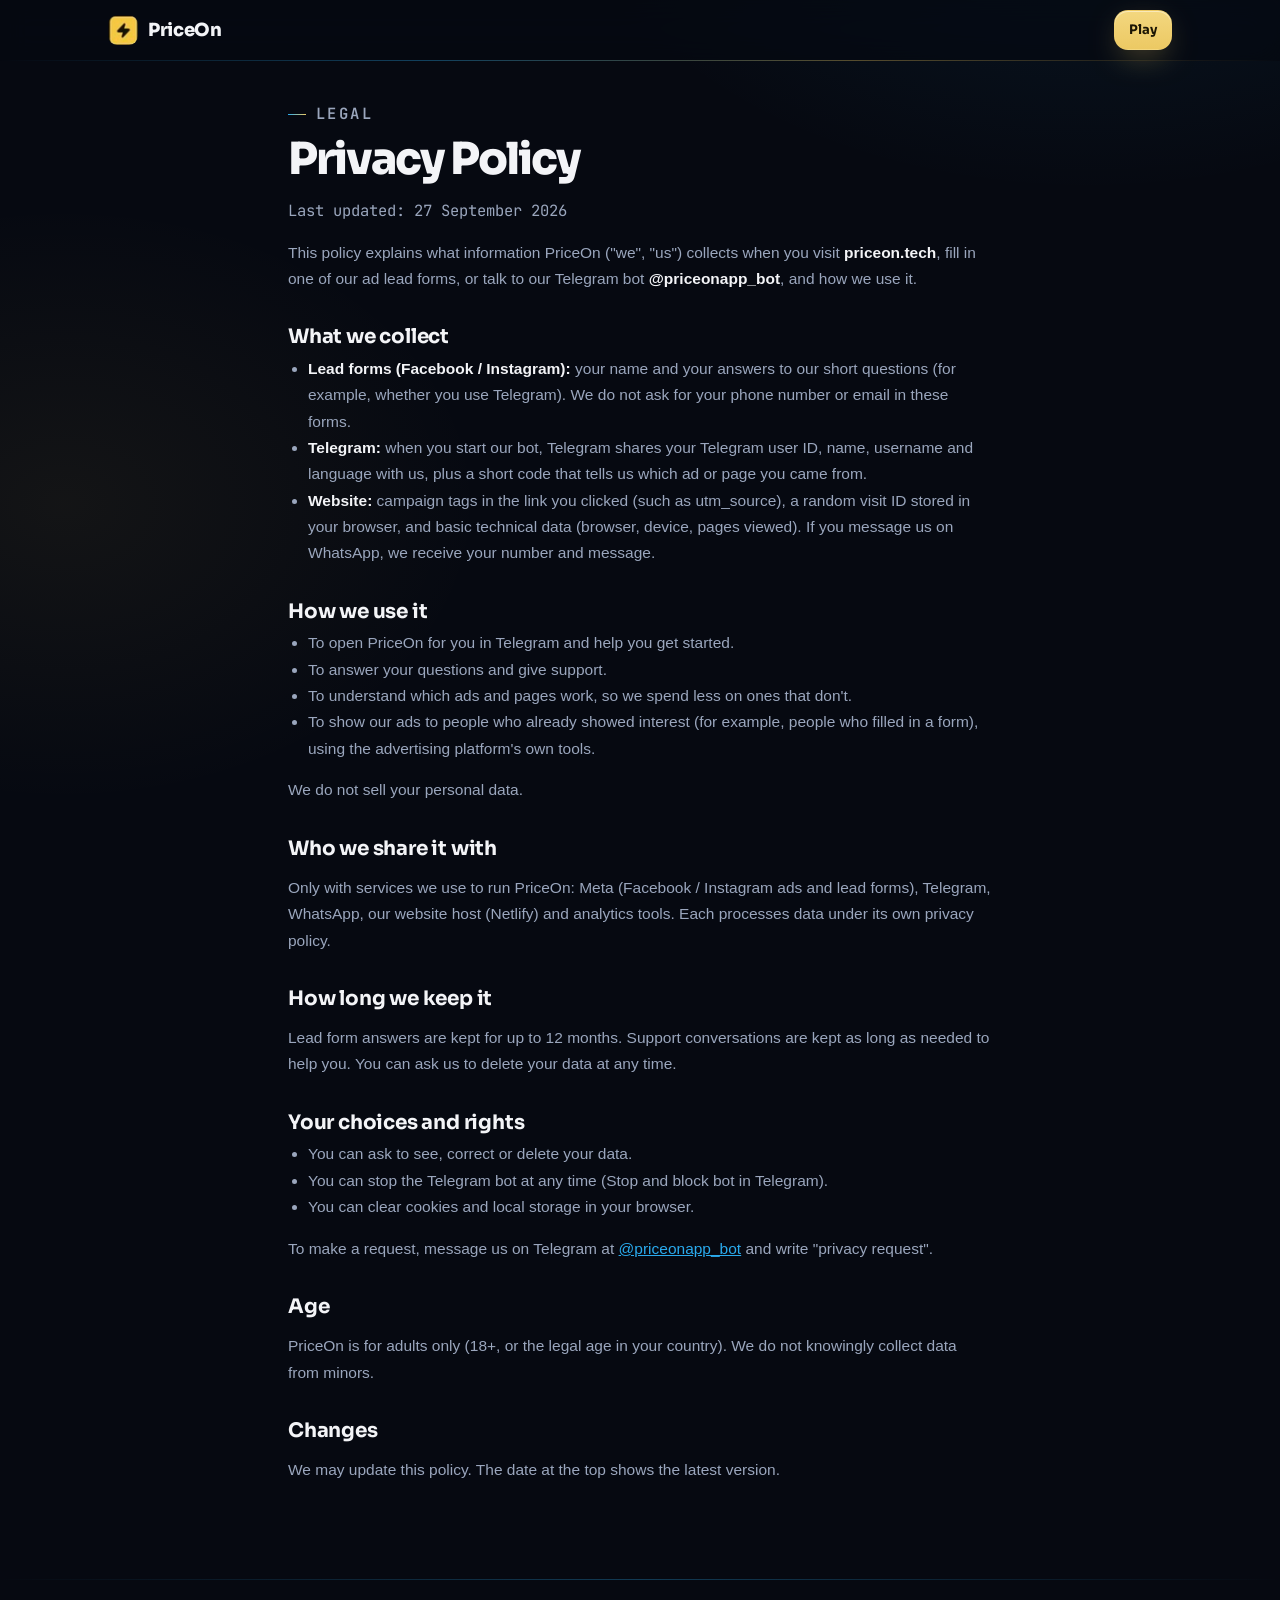
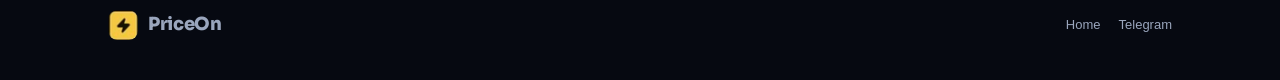
<file: privacy.html>
<!doctype html>
<html lang="en">
<head>
<meta charset="utf-8">
<meta name="viewport" content="width=device-width,initial-scale=1,viewport-fit=cover">
<title>Privacy Policy — PriceOn</title>
<meta name="description" content="How PriceOn collects, uses and protects your data on priceon.tech, in our lead forms and in our Telegram bot.">
<link rel="canonical" href="https://priceon.tech/privacy/">
<link rel="icon" href="/img/logo.png" type="image/png">
<link rel="preconnect" href="https://fonts.googleapis.com"><link rel="preconnect" href="https://fonts.gstatic.com" crossorigin>
<link rel="stylesheet" href="https://fonts.googleapis.com/css2?family=Sora:wght@600;700;800&family=JetBrains+Mono:wght@500;600&display=swap">
<link rel="stylesheet" href="/style.css?v={{ver}}">
<style>
.doc{max-width:760px;padding-block:40px 80px}
.doc h1{font-size:clamp(30px,6vw,44px);margin:10px 0 6px}
.doc h2{font-size:20px;margin:34px 0 8px;letter-spacing:-.01em}
.doc p,.doc li{color:var(--dim);font-size:15.5px;line-height:1.7}
.doc ul{padding-left:20px;margin:8px 0}
.doc strong{color:var(--text)}
.doc a{color:var(--tg)}
.upd{font-family:var(--mono);font-size:12px;color:var(--mute)}
</style>
</head>
<body>
<header class="nav"><div class="wrap"><a class="brand" href="/"><img src="/img/logo.png" alt="" width="30" height="30">PriceOn</a><div class="nav-right"><a class="btn btn-gold btn-sm" href="https://t.me/priceonapp_bot">Play</a></div></div></header>
<main class="wrap doc">
<p class="eyebrow">Legal</p>
<h1>Privacy Policy</h1>
<p class="upd">Last updated: 27 September 2026</p>

<p>This policy explains what information PriceOn ("we", "us") collects when you visit <strong>priceon.tech</strong>, fill in one of our ad lead forms, or talk to our Telegram bot <strong>@priceonapp_bot</strong>, and how we use it.</p>

<h2>What we collect</h2>
<ul>
<li><strong>Lead forms (Facebook / Instagram):</strong> your name and your answers to our short questions (for example, whether you use Telegram). We do not ask for your phone number or email in these forms.</li>
<li><strong>Telegram:</strong> when you start our bot, Telegram shares your Telegram user ID, name, username and language with us, plus a short code that tells us which ad or page you came from.</li>
<li><strong>Website:</strong> campaign tags in the link you clicked (such as utm_source), a random visit ID stored in your browser, and basic technical data (browser, device, pages viewed). If you message us on WhatsApp, we receive your number and message.</li>
</ul>

<h2>How we use it</h2>
<ul>
<li>To open PriceOn for you in Telegram and help you get started.</li>
<li>To answer your questions and give support.</li>
<li>To understand which ads and pages work, so we spend less on ones that don't.</li>
<li>To show our ads to people who already showed interest (for example, people who filled in a form), using the advertising platform's own tools.</li>
</ul>
<p>We do not sell your personal data.</p>

<h2>Who we share it with</h2>
<p>Only with services we use to run PriceOn: Meta (Facebook / Instagram ads and lead forms), Telegram, WhatsApp, our website host (Netlify) and analytics tools. Each processes data under its own privacy policy.</p>

<h2>How long we keep it</h2>
<p>Lead form answers are kept for up to 12 months. Support conversations are kept as long as needed to help you. You can ask us to delete your data at any time.</p>

<h2>Your choices and rights</h2>
<ul>
<li>You can ask to see, correct or delete your data.</li>
<li>You can stop the Telegram bot at any time (Stop and block bot in Telegram).</li>
<li>You can clear cookies and local storage in your browser.</li>
</ul>
<p>To make a request, message us on Telegram at <a href="https://t.me/priceonapp_bot">@priceonapp_bot</a> and write "privacy request".</p>

<h2>Age</h2>
<p>PriceOn is for adults only (18+, or the legal age in your country). We do not knowingly collect data from minors.</p>

<h2>Changes</h2>
<p>We may update this policy. The date at the top shows the latest version.</p>
</main>
<footer><div class="wrap"><div class="row"><a class="brand" href="/"><img src="/img/logo.png" alt="" width="30" height="30">PriceOn</a><nav><a href="/">Home</a><a href="https://t.me/priceonapp_bot">Telegram</a></nav></div></div></footer>
</body>
</html>
</file>
<file: style.css>
/* PriceOn — landing styles. Mobile-first. Tokens sampled from the real app UI. */
:root{
  --bg:#0a0b10; --bg-2:#0e1017; --card:#12151e; --card-2:#171b26;
  --line:#232836; --line-2:#2c3242;
  --text:#f3f4f7; --dim:#9aa1b2; --mute:#6b7285;
  --gold:#ecc963; --gold-2:#f5d77e; --gold-ink:#1b1504;
  --up:#3dd68c; --up-bg:#16301f; --down:#f0616d; --down-bg:#331a1f;
  --r:16px; --r-lg:24px;
  --wrap:1120px;
  --shadow:0 30px 80px -30px rgba(0,0,0,.8);
}
*{box-sizing:border-box}
html{scroll-behavior:smooth;-webkit-text-size-adjust:100%}
body{margin:0;background:var(--bg);color:var(--text);
  font-family:-apple-system,BlinkMacSystemFont,"SF Pro Text","Segoe UI",Roboto,Inter,Helvetica,Arial,sans-serif;
  line-height:1.5;-webkit-font-smoothing:antialiased;overflow-x:hidden}
img{max-width:100%;display:block}
a{color:inherit}
.wrap{max-width:var(--wrap);margin:0 auto;padding:0 18px}
.sr{position:absolute;width:1px;height:1px;overflow:hidden;clip:rect(0 0 0 0)}

/* ---------- Nav ---------- */
.nav{position:sticky;top:0;z-index:30;background:rgba(10,11,16,.82);backdrop-filter:saturate(140%) blur(14px);-webkit-backdrop-filter:saturate(140%) blur(14px);border-bottom:1px solid rgba(255,255,255,.05)}
.nav .wrap{display:flex;align-items:center;justify-content:space-between;height:60px;gap:12px}
.brand{display:flex;align-items:center;gap:10px;text-decoration:none;font-weight:800;font-size:18px;letter-spacing:-.02em}
.brand img{width:30px;height:30px;border-radius:9px}
.nav-right{display:flex;align-items:center;gap:8px}
.lang{display:flex;border:1px solid var(--line);border-radius:10px;overflow:hidden}
.lang a{font-size:12px;font-weight:700;color:var(--dim);text-decoration:none;padding:7px 9px;min-width:34px;text-align:center}
.lang a[aria-current]{color:var(--text);background:var(--card-2)}
.nav-links{display:none;gap:22px;font-size:14px;color:var(--dim)}
.nav-links a{text-decoration:none}.nav-links a:hover{color:var(--text)}

/* ---------- Buttons ---------- */
.btn{display:inline-flex;align-items:center;justify-content:center;gap:10px;min-height:52px;padding:0 24px;border-radius:14px;font-weight:800;font-size:15px;letter-spacing:.01em;text-decoration:none;border:1px solid transparent;transition:transform .12s ease,background .2s ease,border-color .2s ease;cursor:pointer;-webkit-tap-highlight-color:transparent}
.btn:active{transform:scale(.97)}
.btn-gold{background:var(--gold);color:var(--gold-ink);box-shadow:0 10px 30px -12px rgba(236,201,99,.7)}
.btn-gold:hover{background:var(--gold-2)}
.btn-line{background:transparent;color:var(--text);border-color:var(--line-2)}
.btn-line:hover{border-color:var(--gold)}
.btn-sm{min-height:40px;padding:0 14px;font-size:13px;border-radius:11px}
.btn .tg{width:18px;height:18px;flex:none}

/* ---------- Hero ---------- */
.hero{position:relative;padding:28px 0 8px;overflow:hidden}
.hero::before{content:"";position:absolute;inset:-20% -30% auto;height:520px;background:radial-gradient(50% 50% at 50% 40%,rgba(236,201,99,.13),transparent 70%);pointer-events:none}
.hero .wrap{position:relative;display:grid;gap:26px}
.kicker{display:inline-flex;align-items:center;gap:8px;font-size:12px;font-weight:700;color:var(--dim);border:1px solid var(--line);background:var(--bg-2);padding:6px 11px;border-radius:999px}
.kicker .dot{width:7px;height:7px;border-radius:50%;background:var(--up);box-shadow:0 0 0 3px rgba(61,214,140,.18)}
h1{font-size:clamp(34px,9.4vw,60px);line-height:1.02;letter-spacing:-.035em;margin:14px 0 12px;font-weight:850}
h1 em{font-style:normal;color:var(--gold)}
.lead{color:var(--dim);font-size:16.5px;margin:0 0 18px;max-width:520px}
.lead strong{color:var(--text);font-weight:650}
.facts{display:grid;grid-template-columns:repeat(4,1fr);gap:6px;margin:0 0 20px;max-width:520px}
.fact{background:var(--card);border:1px solid var(--line);border-radius:12px;padding:9px 8px;text-align:center}
.fact b{display:block;font-size:14.5px;letter-spacing:-.01em}
.fact span{display:block;font-size:10.5px;color:var(--mute);text-transform:uppercase;letter-spacing:.06em;font-weight:700;margin-top:1px}
.ctas{display:flex;flex-direction:column;gap:10px;max-width:520px}
.note{font-size:12px;color:var(--mute);margin:12px 0 0;max-width:520px}

/* Screen: real app UI, framed at its true ratio (420x652) */
.screen{position:relative;border-radius:26px;padding:7px;background:linear-gradient(180deg,#232836,#12151e);box-shadow:var(--shadow),0 0 0 1px rgba(255,255,255,.06) inset}
.screen img{border-radius:20px;width:100%;height:auto;aspect-ratio:420/652;background:var(--card)}
.stage{position:relative;display:flex;justify-content:center;padding:6px 0 10px}
.stage .screen.main{width:min(78vw,330px);z-index:2}
.stage .screen.back{display:none}
.tag{position:absolute;z-index:3;display:flex;align-items:center;gap:8px;background:rgba(18,21,30,.92);backdrop-filter:blur(8px);border:1px solid var(--line-2);border-radius:12px;padding:8px 11px;font-size:12px;font-weight:700;white-space:nowrap;box-shadow:0 12px 30px -10px rgba(0,0,0,.7)}
.tag .t-up{color:var(--up)}
.tag.t1{left:max(0px,calc(50% - 205px));top:26%}
.tag.t2{right:max(0px,calc(50% - 205px));bottom:18%}
.timer{font-variant-numeric:tabular-nums;color:var(--gold)}

/* ---------- Sections ---------- */
section{padding:56px 0}
.sec-head{max-width:640px;margin:0 0 26px}
.eyebrow{font-size:12px;font-weight:800;letter-spacing:.12em;text-transform:uppercase;color:var(--gold);margin:0 0 10px}
h2{font-size:clamp(27px,6.6vw,42px);line-height:1.08;letter-spacing:-.03em;margin:0 0 10px;font-weight:820}
.sub{color:var(--dim);margin:0;font-size:16px}
.divider{height:1px;background:linear-gradient(90deg,transparent,var(--line),transparent)}

/* How it works: step viewer */
.how{display:grid;gap:22px;align-items:center}
.steps{list-style:none;margin:0;padding:0;display:grid;gap:10px}
.step{display:flex;gap:14px;align-items:flex-start;width:100%;text-align:left;background:var(--card);border:1px solid var(--line);border-radius:var(--r);padding:16px;color:inherit;font:inherit;cursor:pointer;transition:border-color .2s,background .2s}
.step[aria-selected="true"]{border-color:rgba(236,201,99,.55);background:linear-gradient(180deg,rgba(236,201,99,.07),rgba(236,201,99,0)),var(--card)}
.step .n{flex:none;font-size:12px;font-weight:850;color:var(--gold);border:1px solid rgba(236,201,99,.35);border-radius:9px;width:34px;height:34px;display:grid;place-items:center;font-variant-numeric:tabular-nums}
.step h3{margin:2px 0 3px;font-size:17px;letter-spacing:-.01em}
.step p{margin:0;color:var(--dim);font-size:14.5px}
.step .bar{height:2px;background:var(--line);border-radius:2px;margin-top:10px;overflow:hidden;display:none}
.step[aria-selected="true"] .bar{display:block}
.step .bar i{display:block;height:100%;width:0;background:var(--gold)}
.step[aria-selected="true"] .bar i{animation:fill 5s linear forwards}
@keyframes fill{to{width:100%}}
.viewer{display:flex;justify-content:center}
.viewer .screen{width:min(74vw,300px)}
.viewer img{transition:opacity .25s ease}
.flow{display:flex;flex-wrap:wrap;gap:6px 8px;margin:22px 0 0;padding:0;list-style:none;font-size:13px;color:var(--dim)}
.flow li{display:flex;align-items:center;gap:8px}
.flow li+li::before{content:"→";color:var(--mute)}
.flow b{color:var(--text);font-weight:650}

/* Modes: Demo / Live */
.modes{display:grid;gap:14px}
.mode{background:var(--card);border:1px solid var(--line);border-radius:var(--r-lg);padding:22px;display:grid;gap:18px;overflow:hidden}
.mode .badge{display:inline-block;font-size:11px;font-weight:850;letter-spacing:.1em;text-transform:uppercase;padding:5px 9px;border-radius:8px;margin-bottom:12px}
.mode.demo .badge{background:rgba(236,201,99,.12);color:var(--gold)}
.mode.live .badge{background:rgba(61,214,140,.12);color:var(--up)}
.mode h3{font-size:24px;letter-spacing:-.02em;margin:0 0 8px;line-height:1.15}
.mode p{color:var(--dim);margin:0 0 14px;font-size:15px}
.ticks{list-style:none;margin:0 0 18px;padding:0;display:grid;gap:9px;font-size:14.5px}
.ticks li{display:flex;gap:10px;align-items:flex-start}
.ticks li::before{content:"";flex:none;width:18px;height:18px;margin-top:1px;border-radius:6px;background:rgba(236,201,99,.12) url("data:image/svg+xml,%3Csvg xmlns='http://www.w3.org/2000/svg' viewBox='0 0 24 24' fill='none' stroke='%23ecc963' stroke-width='3' stroke-linecap='round' stroke-linejoin='round'%3E%3Cpath d='M5 12l5 5 9-10'/%3E%3C/svg%3E") center/12px no-repeat}
.mode.live .ticks li::before{background-color:rgba(61,214,140,.12);background-image:url("data:image/svg+xml,%3Csvg xmlns='http://www.w3.org/2000/svg' viewBox='0 0 24 24' fill='none' stroke='%233dd68c' stroke-width='3' stroke-linecap='round' stroke-linejoin='round'%3E%3Cpath d='M5 12l5 5 9-10'/%3E%3C/svg%3E")}
.mode .ticks li.warn::before{background:rgba(240,97,109,.12) url("data:image/svg+xml,%3Csvg xmlns='http://www.w3.org/2000/svg' viewBox='0 0 24 24' fill='none' stroke='%23f0616d' stroke-width='3' stroke-linecap='round'%3E%3Cpath d='M12 7v6M12 17h.01'/%3E%3C/svg%3E") center/12px no-repeat}
.mode .shot{display:flex;justify-content:center;margin-bottom:-60px}
.mode .shot .screen{width:min(64vw,250px)}
.mode .btn{width:100%}

/* Referral */
.ref{display:grid;gap:22px;background:linear-gradient(135deg,rgba(236,201,99,.09),rgba(236,201,99,0) 60%),var(--card);border:1px solid var(--line);border-radius:var(--r-lg);padding:24px;overflow:hidden}
.ref .shot{display:flex;justify-content:center;margin-bottom:-70px}
.ref .shot .screen{width:min(64vw,250px)}
.fine{font-size:12px;color:var(--mute);margin:12px 0 0}

/* Trust */
.trust{display:grid;gap:10px}
.tcard{background:var(--card);border:1px solid var(--line);border-radius:var(--r);padding:18px}
.tcard .ic{width:34px;height:34px;border-radius:10px;background:var(--card-2);border:1px solid var(--line-2);display:grid;place-items:center;margin-bottom:12px;color:var(--gold)}
.tcard .ic svg{width:18px;height:18px}
.tcard h3{font-size:16px;margin:0 0 4px}
.tcard p{margin:0;color:var(--dim);font-size:14px}
.ledger{margin-top:12px;border-radius:var(--r);overflow:hidden;border:1px solid var(--line);background:var(--card)}
.ledger img{width:100%;height:auto;aspect-ratio:420/333}
.ledger figcaption{font-size:12.5px;color:var(--mute);padding:12px 14px;border-top:1px solid var(--line)}

/* FAQ */
.faq{display:grid;gap:8px;max-width:800px}
.faq details{background:var(--card);border:1px solid var(--line);border-radius:14px}
.faq summary{list-style:none;cursor:pointer;padding:16px 46px 16px 18px;font-weight:700;font-size:15.5px;position:relative;min-height:44px}
.faq summary::-webkit-details-marker{display:none}
.faq summary::after{content:"+";position:absolute;right:18px;top:50%;transform:translateY(-50%);color:var(--gold);font-size:20px;font-weight:500}
.faq details[open] summary::after{content:"–"}
.faq details p{margin:0;padding:0 18px 16px;color:var(--dim);font-size:14.5px}

/* Risk */
.risk{background:var(--bg-2);border:1px solid var(--line);border-radius:var(--r);padding:18px;font-size:13.5px;color:var(--dim)}
.risk h2{font-size:17px;letter-spacing:0;margin:0 0 6px}
.risk p{margin:0 0 8px}.risk p:last-child{margin:0}

/* Final CTA */
.final{text-align:center;padding:64px 0 72px}
.final h2{margin-bottom:18px}
.final .btn{width:100%;max-width:360px}
.final .sub{margin-top:12px;font-size:14px}

/* Footer */
footer{border-top:1px solid var(--line);padding:30px 0 110px;color:var(--mute);font-size:13px}
footer .row{display:flex;flex-wrap:wrap;gap:14px 20px;align-items:center;justify-content:space-between}
footer nav{display:flex;flex-wrap:wrap;gap:8px 18px}
footer a{text-decoration:none;color:var(--dim)}footer a:hover{color:var(--text)}
footer .legal{margin:16px 0 0;max-width:760px;line-height:1.6}

/* Sticky mobile CTA */
.sticky{position:fixed;left:0;right:0;bottom:0;z-index:40;padding:10px 14px calc(10px + env(safe-area-inset-bottom));background:linear-gradient(180deg,rgba(10,11,16,0),rgba(10,11,16,.92) 30%);transform:translateY(110%);transition:transform .25s ease}
.sticky.on{transform:none}
.sticky .btn{width:100%}

/* Reveal */
.rv{opacity:0;transform:translateY(14px);transition:opacity .5s ease,transform .5s ease}
.rv.in{opacity:1;transform:none}
@media (prefers-reduced-motion:reduce){*{animation:none!important;transition:none!important}.rv{opacity:1;transform:none}}

/* ---------- Tablet ---------- */
@media (min-width:640px){
  .ctas{flex-direction:row}
  .ctas .btn{flex:1}
  .trust{grid-template-columns:1fr 1fr}
}
/* ---------- Desktop ---------- */
@media (min-width:980px){
  .wrap{padding:0 28px}
  .nav-links{display:flex}
  .hero{padding:56px 0 30px}
  .hero .wrap{grid-template-columns:1.05fr .95fr;align-items:center;gap:40px}
  .lead{font-size:18px}
  .stage{min-height:600px;align-items:center}
  .stage .screen.main{width:320px;transform:translateX(-40px)}
  .stage .screen.back{display:block;position:absolute;width:280px;right:6%;top:70px;opacity:.9;transform:rotate(4deg);z-index:1}
  .tag.t1{left:0;top:30%}
  .tag.t2{right:0;bottom:16%}
  section{padding:90px 0}
  .how{grid-template-columns:1fr 1fr;gap:60px}
  .viewer .screen{width:330px}
  .modes{grid-template-columns:1fr 1fr;gap:18px}
  .mode{padding:30px}
  .ref{grid-template-columns:1.2fr .8fr;align-items:center;padding:40px}
  .ref .shot{margin:0 0 -110px}
  .trust{grid-template-columns:repeat(3,1fr)}
  .trust-wrap{display:grid;grid-template-columns:1.4fr 1fr;gap:18px;align-items:start}
  .ledger{margin-top:0}
  .sticky{display:none}
  footer{padding-bottom:40px}
}

/* ---------- Mobile tightening (keeps scroll short) ---------- */
@media (max-width:979px){
  section{padding:44px 0}
  .how{display:flex;flex-direction:column-reverse;gap:18px}
  .viewer .screen{width:min(66vw,260px)}
  .steps{gap:8px}.step{padding:13px 14px}.step p{font-size:14px}
  .mode{padding:20px}.mode .shot .screen,.ref .shot .screen{width:min(56vw,215px)}
  .trust{grid-template-columns:1fr 1fr;gap:8px}
  .tcard{padding:14px}.tcard .ic{width:30px;height:30px;margin-bottom:9px}
  .tcard h3{font-size:14.5px}.tcard p{font-size:13px}
  .tag{display:none}
}

/* ---------- Language menu ---------- */
.lang-wrap{position:relative}
.lang-select{appearance:none;-webkit-appearance:none;background:var(--card) url("data:image/svg+xml,%3Csvg xmlns='http://www.w3.org/2000/svg' viewBox='0 0 24 24' fill='none' stroke='%239aa1b2' stroke-width='2.5'%3E%3Cpath d='M6 9l6 6 6-6'/%3E%3C/svg%3E") no-repeat right 8px center/14px;color:var(--text);border:1px solid var(--line);border-radius:10px;font:600 13px/1 inherit;padding:0 28px 0 10px;height:40px;max-width:130px;cursor:pointer}
[dir=rtl] .lang-select{background-position:left 8px center;padding:0 10px 0 28px}

/* ---------- Numbered lists (deposit, referral) ---------- */
.numlist{list-style:none;counter-reset:n;margin:18px 0 20px;padding:0;display:grid;gap:12px}
.numlist li{counter-increment:n;display:grid;grid-template-columns:28px 1fr;column-gap:12px;align-items:start}
.numlist li::before{content:counter(n);grid-row:span 2;width:28px;height:28px;border-radius:8px;background:var(--gold);color:var(--gold-ink);font-weight:850;font-size:13px;display:grid;place-items:center}
.numlist b{font-size:15.5px}
.numlist span{color:var(--dim);font-size:14.5px}
.warn-line{color:#e8a0a7}

/* ---------- Deposit ---------- */
.dep{display:grid;gap:26px;align-items:center}
.shot-wrap{display:flex;justify-content:center}
.annot{position:relative;width:min(66vw,280px)}
.annot .ring{position:absolute;left:62%;top:1.2%;width:24%;height:7.4%;border:2px solid var(--gold);border-radius:999px;box-shadow:0 0 0 6px rgba(236,201,99,.18);animation:pulse 1.8s ease-in-out infinite}
.annot .callout{position:absolute;right:-6px;top:12%;background:var(--gold);color:var(--gold-ink);font-weight:800;font-size:12px;padding:6px 10px;border-radius:10px;white-space:nowrap}
.annot .callout::before{content:"";position:absolute;top:-6px;right:28px;border:6px solid transparent;border-top:0;border-bottom-color:var(--gold)}
@keyframes pulse{50%{box-shadow:0 0 0 12px rgba(236,201,99,0)}}

/* ---------- Referral metrics ---------- */
.metrics{margin-top:16px;background:var(--bg-2);border:1px solid var(--line);border-radius:var(--r-lg);padding:22px}
.metrics h3{margin:0 0 14px;font-size:17px}
.mgrid{display:grid;gap:10px}
.m{background:var(--card);border:1px solid var(--line);border-radius:14px;padding:14px 16px}
.m b{display:block;font-size:14.5px;color:var(--gold-2);margin-bottom:4px}
.m p{margin:0;color:var(--dim);font-size:13.5px}

/* ---------- Community ---------- */
.comm{display:grid;gap:18px;background:radial-gradient(120% 120% at 0% 0%,rgba(236,201,99,.12),transparent 55%),var(--card);border:1px solid rgba(236,201,99,.3);border-radius:var(--r-lg);padding:26px}
.comm-ic{width:56px;height:56px;border-radius:16px;background:var(--gold);color:var(--gold-ink);display:grid;place-items:center}
.comm-ic svg{width:28px;height:28px}
.comm .sub{margin-bottom:14px}
.comm-ctas{display:flex;flex-direction:column;gap:10px}
.btn .wa{width:18px;height:18px;flex:none}

/* ---------- WhatsApp ---------- */
.fabs{position:fixed;right:16px;bottom:88px;z-index:45;display:flex;flex-direction:column;align-items:flex-end;gap:12px}
[dir=rtl] .fabs{right:auto;left:16px;align-items:flex-start}
.fab{height:54px;min-width:54px;border-radius:999px;color:#fff;display:inline-flex;align-items:center;justify-content:center;gap:8px;text-decoration:none;font-weight:700;font-size:15px;box-shadow:0 12px 30px -8px rgba(0,0,0,.6);transition:transform .15s}
.fab:hover{transform:translateY(-2px)}
.fab:focus-visible{outline:2px solid var(--gold);outline-offset:3px}
.fab svg{width:26px;height:26px;flex:none}
.fab-wa{width:54px;background:#1fa855}
.fab-tg{background:#229ed9;padding:0 15px;height:58px;min-width:58px;animation:tgpulse 2.6s ease-in-out infinite}
.fab-tg svg{width:27px;height:27px;margin-left:-2px}
.fab-label{display:none}
@keyframes tgpulse{0%,100%{box-shadow:0 12px 30px -8px rgba(0,0,0,.6),0 0 0 0 rgba(34,158,217,.55)}50%{box-shadow:0 12px 30px -8px rgba(0,0,0,.6),0 0 0 10px rgba(34,158,217,0)}}
@media (prefers-reduced-motion:reduce){.fab-tg{animation:none}}
.wa-inline{display:inline-flex;align-items:center;gap:8px;margin-top:14px;color:var(--dim);font-size:14px;text-decoration:none}
.wa-inline .wa{width:18px;height:18px}
.wa-toast{position:fixed;left:50%;bottom:150px;transform:translateX(-50%);z-index:50;background:#1b1f2a;border:1px solid var(--line-2);color:var(--text);font-size:13.5px;padding:12px 16px;border-radius:12px;max-width:min(92vw,420px);text-align:center;box-shadow:var(--shadow)}

/* ---------- RTL (Arabic) ---------- */
[dir=rtl] .flow li+li::before{content:"←"}
[dir=rtl] .faq summary{padding:16px 18px 16px 46px}
[dir=rtl] .faq summary::after{right:auto;left:18px}
[dir=rtl] .tag.t1{left:auto;right:max(0px,calc(50% - 205px))}
[dir=rtl] .tag.t2{right:auto;left:max(0px,calc(50% - 205px))}
[dir=rtl] .step,[dir=rtl] .sec-head{text-align:right}

@media (min-width:640px){.comm-ctas{flex-direction:row}}
@media (min-width:980px){
  .dep{grid-template-columns:1.1fr .9fr;gap:60px}
  .annot{width:320px}
  .mgrid{grid-template-columns:repeat(3,1fr)}
  .comm{grid-template-columns:auto 1fr;padding:40px;gap:28px}
  .fabs{bottom:24px}
  .fab-tg{padding:0 20px 0 18px}
  .fab-label{display:inline}
}


/* =====================================================================
   FUTURISTIC LAYER — gold = PriceOn brand, Telegram blue = platform/trust
   ===================================================================== */
:root{
  --bg:#060911; --bg-2:#0a0f1a; --card:rgba(17,23,36,.72); --card-2:#141b2b;
  --line:rgba(120,150,200,.13); --line-2:rgba(120,150,200,.2);
  --dim:#9aa6bd; --mute:#66728a;
  --tg:#2aabee; --tg-2:#229ed9; --tg-ink:#04121c;
  --display:"Sora",-apple-system,"Segoe UI",Roboto,sans-serif;
  --mono:"JetBrains Mono",ui-monospace,SFMono-Regular,Menlo,monospace;
}
body{background:
  radial-gradient(900px 600px at 85% -10%,rgba(42,171,238,.10),transparent 60%),
  radial-gradient(700px 500px at 5% 30%,rgba(236,201,99,.06),transparent 60%),
  var(--bg)}
h1,h2,h3,.brand{font-family:var(--display)}
h1{font-weight:800;letter-spacing:-.045em}
h2{font-weight:700;letter-spacing:-.035em}
h1 em{background:linear-gradient(92deg,var(--gold) 0%,#f7e2a0 45%,var(--gold) 100%);-webkit-background-clip:text;background-clip:text;color:transparent}

/* Nav: glass bar with a thin light line */
.nav{background:rgba(6,9,17,.7);border-bottom:1px solid transparent;border-image:linear-gradient(90deg,transparent,rgba(42,171,238,.35),rgba(236,201,99,.35),transparent) 1}
.nav-links a{position:relative}
.nav-links a:hover{color:#fff}
.nav-links a::after{content:"";position:absolute;left:0;right:0;bottom:-6px;height:1px;background:var(--tg);transform:scaleX(0);transition:transform .2s}
.nav-links a:hover::after{transform:scaleX(1)}

/* Hero: HUD grid + dual glow */
.hero::before{inset:-10% -20% auto;height:640px;background:
  radial-gradient(40% 45% at 72% 45%,rgba(42,171,238,.22),transparent 70%),
  radial-gradient(35% 40% at 30% 30%,rgba(236,201,99,.14),transparent 70%)}
.hero::after{content:"";position:absolute;inset:0;pointer-events:none;
  background-image:linear-gradient(rgba(120,160,220,.07) 1px,transparent 1px),linear-gradient(90deg,rgba(120,160,220,.07) 1px,transparent 1px);
  background-size:44px 44px;
  -webkit-mask-image:radial-gradient(70% 60% at 60% 40%,#000 20%,transparent 75%);mask-image:radial-gradient(70% 60% at 60% 40%,#000 20%,transparent 75%)}
.kicker{font-family:var(--mono);font-weight:500;font-size:11.5px;letter-spacing:.04em;color:#bfe6fb;background:rgba(42,171,238,.08);border-color:rgba(42,171,238,.35)}
.kicker .dot{background:var(--tg);box-shadow:0 0 0 3px rgba(42,171,238,.2),0 0 12px var(--tg)}
.fact{background:linear-gradient(180deg,rgba(255,255,255,.035),rgba(255,255,255,0)),var(--card);backdrop-filter:blur(8px);-webkit-backdrop-filter:blur(8px);border-color:var(--line-2)}
.fact b{font-family:var(--mono);font-weight:600;font-size:13.5px}
.fact span{font-family:var(--mono);font-weight:500;letter-spacing:.08em}

/* Phone frames: glow + glass edge */
.screen{background:linear-gradient(160deg,rgba(42,171,238,.45),rgba(20,27,43,.9) 30%,rgba(20,27,43,.9) 70%,rgba(236,201,99,.4));
  box-shadow:0 40px 90px -30px rgba(0,0,0,.9),0 0 60px -10px rgba(42,171,238,.25)}
.tag{background:rgba(8,13,24,.8);border-color:rgba(42,171,238,.3);font-family:var(--mono);font-weight:500;font-size:11.5px}
.timer{color:var(--tg)}

/* Buttons */
.btn{border-radius:14px;font-family:var(--display);font-weight:700;letter-spacing:0}
.btn-gold{background:linear-gradient(180deg,#f3d77f,var(--gold));box-shadow:0 10px 34px -12px rgba(236,201,99,.75),inset 0 1px 0 rgba(255,255,255,.45)}
.btn-tg{background:linear-gradient(180deg,#3cb8f5,var(--tg-2));color:#fff;box-shadow:0 10px 34px -12px rgba(42,171,238,.8),inset 0 1px 0 rgba(255,255,255,.3)}
.btn-tg:hover{background:linear-gradient(180deg,#52c3f8,#2aabee)}
.btn-tg-ghost{background:rgba(42,171,238,.08);color:#d9f1fd;border-color:rgba(42,171,238,.45);backdrop-filter:blur(6px)}
.btn-tg-ghost:hover{background:rgba(42,171,238,.16);border-color:var(--tg)}
.btn-line{background:rgba(255,255,255,.02);border-color:var(--line-2)}
.btn-line:hover{border-color:var(--tg)}

/* Section labels: mono HUD style */
.eyebrow{font-family:var(--mono);font-weight:600;font-size:11.5px;letter-spacing:.16em;display:flex;align-items:center;gap:10px}
.eyebrow::before{content:"";width:18px;height:1px;background:linear-gradient(90deg,var(--tg),var(--gold))}
[dir=rtl] .eyebrow::before{background:linear-gradient(270deg,var(--tg),var(--gold))}
#how .eyebrow,#community .eyebrow,#trust .eyebrow{color:var(--tg)}
.divider{background:linear-gradient(90deg,transparent,rgba(42,171,238,.35),rgba(236,201,99,.3),transparent)}

/* Glass cards */
.step,.mode,.tcard,.faq details,.m,.metrics,.risk,.ledger{background:var(--card);border-color:var(--line);backdrop-filter:blur(10px);-webkit-backdrop-filter:blur(10px)}
.step .n,.numlist li::before{font-family:var(--mono)}
.step[aria-selected="true"]{border-color:rgba(42,171,238,.55);background:linear-gradient(180deg,rgba(42,171,238,.10),rgba(42,171,238,0)),var(--card);box-shadow:0 0 0 1px rgba(42,171,238,.15),0 20px 40px -24px rgba(42,171,238,.5)}
.step[aria-selected="true"] .n{color:var(--tg);border-color:rgba(42,171,238,.5)}
.step .bar i{background:linear-gradient(90deg,var(--tg),var(--gold))}
.tcard{transition:border-color .2s,transform .2s}
.tcard:hover{border-color:rgba(42,171,238,.4);transform:translateY(-2px)}
.tcard .ic{color:var(--tg);background:rgba(42,171,238,.08);border-color:rgba(42,171,238,.3)}
.faq details[open]{border-color:rgba(42,171,238,.35)}
.faq summary::after{color:var(--tg)}
.m b{font-family:var(--mono);font-weight:600;font-size:13px;letter-spacing:.02em}

/* Gradient-bordered feature panels */
.ref,.comm{position:relative;border:1px solid transparent;
  background:linear-gradient(var(--bg-2),var(--bg-2)) padding-box,
  linear-gradient(135deg,rgba(236,201,99,.55),rgba(42,171,238,.15) 45%,rgba(42,171,238,.55)) border-box}
.ref{background:
  radial-gradient(80% 90% at 0% 0%,rgba(236,201,99,.10),transparent 60%) padding-box,
  linear-gradient(var(--bg-2),var(--bg-2)) padding-box,
  linear-gradient(135deg,rgba(236,201,99,.55),rgba(42,171,238,.15) 45%,rgba(42,171,238,.55)) border-box}
.comm{background:
  radial-gradient(90% 100% at 0% 0%,rgba(42,171,238,.16),transparent 60%) padding-box,
  linear-gradient(var(--bg-2),var(--bg-2)) padding-box,
  linear-gradient(135deg,rgba(42,171,238,.7),rgba(42,171,238,.1) 50%,rgba(236,201,99,.5)) border-box}
.comm-ic{background:linear-gradient(180deg,#3cb8f5,var(--tg-2));color:#fff;box-shadow:0 12px 30px -10px rgba(42,171,238,.8)}
.comm .ticks li::before{background-color:rgba(42,171,238,.14);background-image:url("data:image/svg+xml,%3Csvg xmlns='http://www.w3.org/2000/svg' viewBox='0 0 24 24' fill='none' stroke='%232aabee' stroke-width='3' stroke-linecap='round' stroke-linejoin='round'%3E%3Cpath d='M5 12l5 5 9-10'/%3E%3C/svg%3E")}

/* Deposit annotation, final CTA */
.final{position:relative}
.final::before{content:"";position:absolute;left:50%;top:10%;width:min(700px,90vw);height:260px;transform:translateX(-50%);background:radial-gradient(50% 50% at 50% 50%,rgba(42,171,238,.14),transparent 70%);pointer-events:none}
.final .wrap{position:relative}
.lang-select{background-color:rgba(17,23,36,.8);border-color:var(--line-2)}
footer{border-top:1px solid transparent;border-image:linear-gradient(90deg,transparent,rgba(42,171,238,.3),transparent) 1}
.fab-tg{background:linear-gradient(180deg,#3cb8f5,var(--tg-2))}
@media (max-width:979px){.hero::after{background-size:36px 36px}}
</file>
